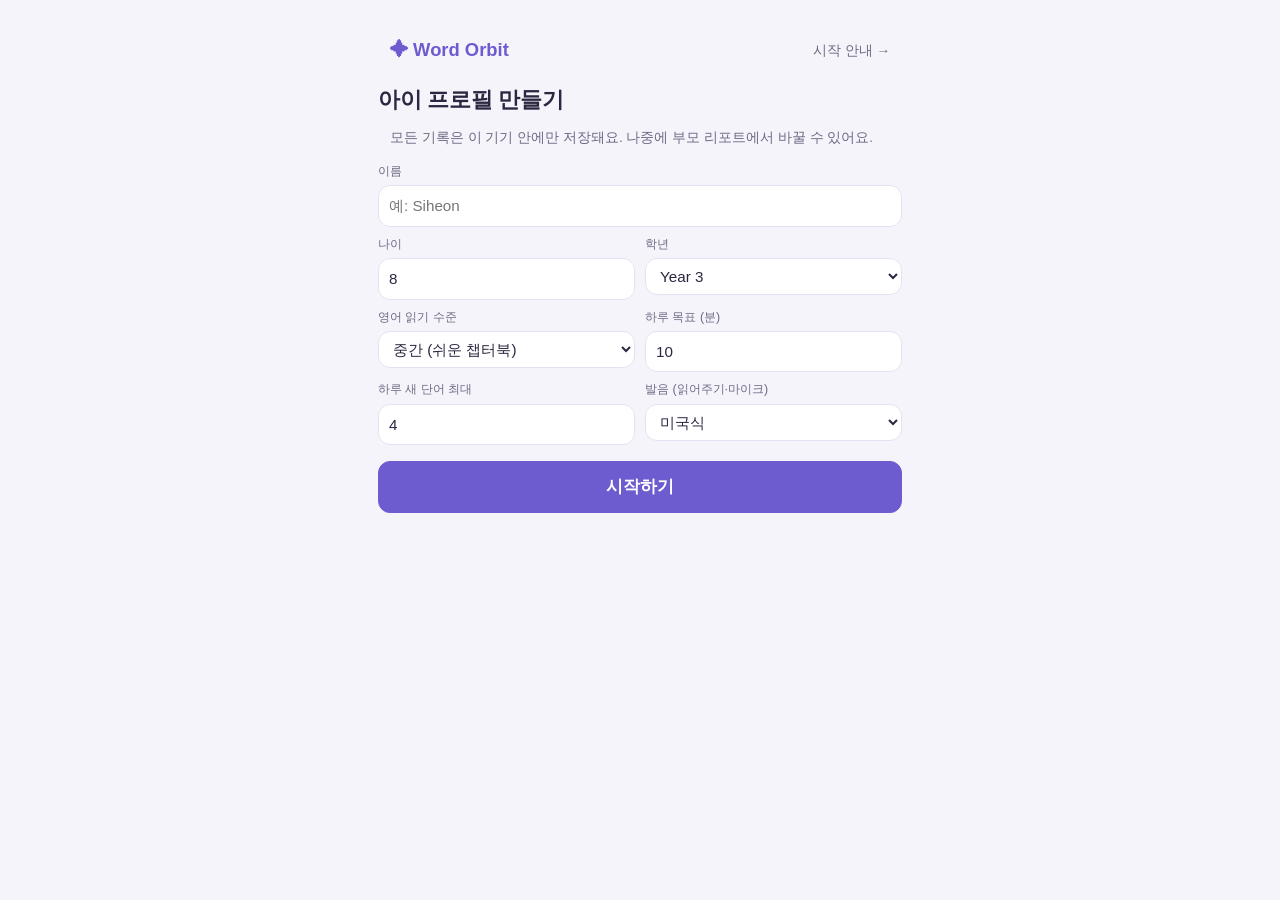
<file: index.html>
<!doctype html>
<html lang="ko">
<head>
  <meta charset="utf-8">
  <meta name="viewport" content="width=device-width, initial-scale=1, maximum-scale=1, user-scalable=no, viewport-fit=cover">
  <title>Word Orbit · 나의 단어 우주</title>
  <meta name="description" content="책에서 만난 단어가 오래 남는 기억으로. 서버 없이 동작하는 아이 단어장.">
  <meta name="theme-color" content="#6d5bd0">
  <link rel="manifest" href="manifest.webmanifest">
  <link rel="icon" href="icons/icon.svg" type="image/svg+xml">
  <link rel="apple-touch-icon" href="icons/icon-192.png">
  <meta name="apple-mobile-web-app-capable" content="yes">
  <meta name="apple-mobile-web-app-status-bar-style" content="black-translucent">
  <meta name="mobile-web-app-capable" content="yes">
  <meta name="apple-mobile-web-app-title" content="Word Orbit">
  <link rel="stylesheet" href="css/app.css">
</head>
<body>
  <div id="app"><div class="onboard"><div class="brand big">✦ Word Orbit</div><p class="muted">나의 단어 우주를 여는 중…</p></div></div>
  <div id="dialog" hidden></div>
  <div id="toasts"></div>
  <script>
    // 시작 중 문제가 생기면 화면에 원인을 보여줍니다 (개발자 도구 없이도 확인 가능)
    window.__woShowError = function (msg) {
      var el = document.getElementById('app');
      el.innerHTML = '<div class="onboard"><div class="brand big">✦ Word Orbit</div><h2>앱을 여는 중 문제가 생겼어요</h2><p class="info-line" style="word-break:break-all">' + String(msg).replace(/</g, '&lt;') + '</p><p class="muted small">인터넷 연결을 확인하고 앱을 완전히 닫았다가 다시 열어 보세요. 계속되면 이 화면을 캡처해서 앱을 알려준 분께 보내주세요.</p></div>';
    };
    // 앱이 열리기 전(부팅 중) 오류만 화면에 보여줍니다. 열린 뒤의 오류는 콘솔에만 남기고 화면은 유지합니다.
    window.addEventListener('error', function (e) { if (window.__woBooted) { console.warn('[wo]', e.message); return; } if (e.message === 'Script error.' && !e.filename) return; window.__woShowError((e.message || e.type) + (e.filename ? ' @ ' + e.filename.split('/').pop() + ':' + e.lineno : '')); });
    window.addEventListener('unhandledrejection', function (e) { if (window.__woBooted) { console.warn('[wo]', e.reason); return; } window.__woShowError(e.reason && e.reason.message ? e.reason.message : e.reason); });
    window.__woBootTimer = setTimeout(function () { if (!window.__woBooted) window.__woShowError('10초 안에 앱이 열리지 않았어요. 인터넷이 느리거나 브라우저가 옛 파일을 들고 있을 수 있어요.'); }, 10000);
  </script>
  <script type="module" src="js/app.js?v=10"></script>
</body>
</html>
</file>
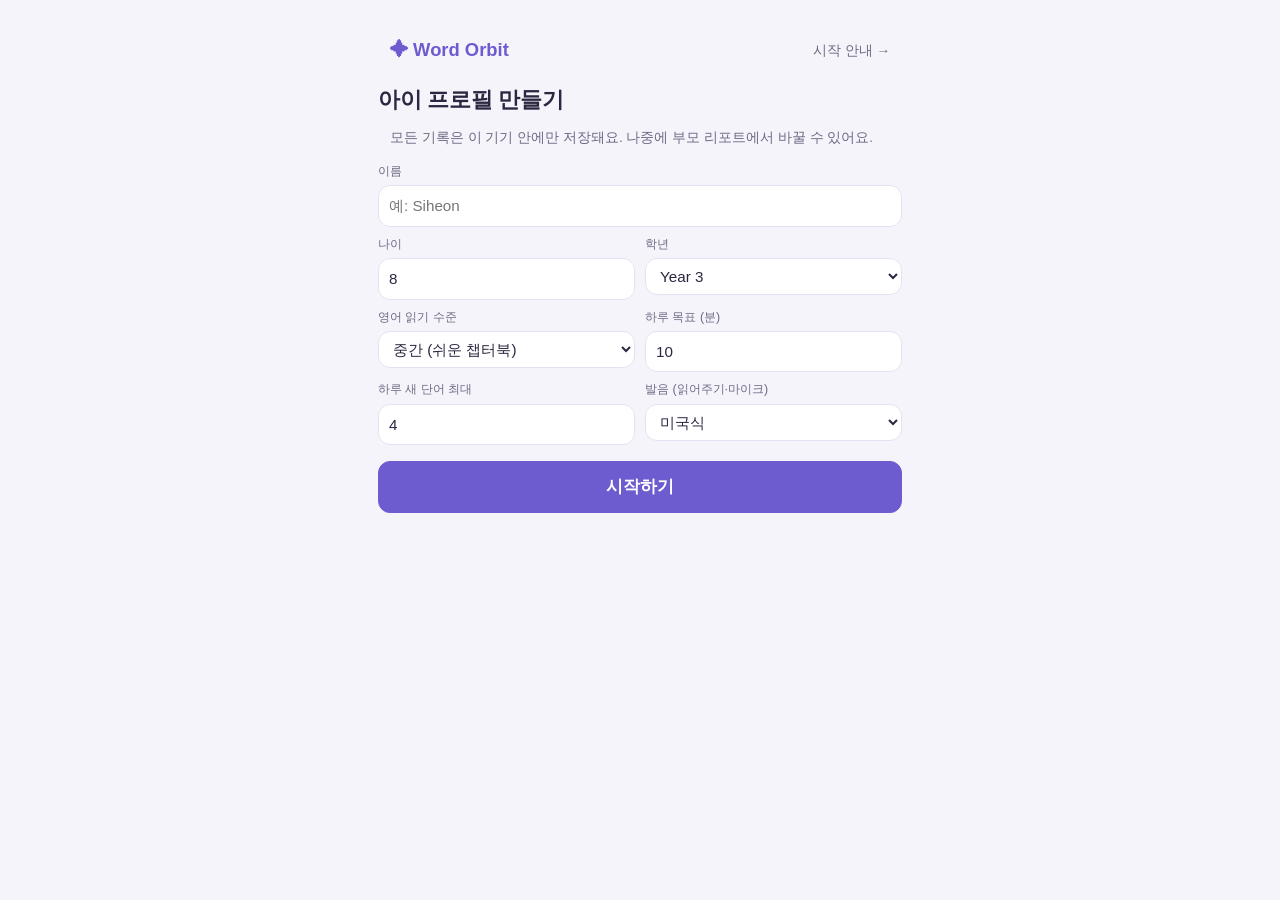
<file: word-orbit/index.html>
<!doctype html>
<html lang="ko">
<head>
  <meta charset="utf-8">
  <meta name="viewport" content="width=device-width, initial-scale=1, maximum-scale=1, user-scalable=no, viewport-fit=cover">
  <title>Word Orbit · 나의 단어 우주</title>
  <meta name="description" content="책에서 만난 단어가 오래 남는 기억으로. 서버 없이 동작하는 아이 단어장.">
  <meta name="theme-color" content="#6d5bd0">
  <link rel="manifest" href="manifest.webmanifest">
  <link rel="icon" href="icons/icon.svg" type="image/svg+xml">
  <link rel="apple-touch-icon" href="icons/icon-192.png">
  <meta name="apple-mobile-web-app-capable" content="yes">
  <meta name="apple-mobile-web-app-status-bar-style" content="black-translucent">
  <meta name="mobile-web-app-capable" content="yes">
  <meta name="apple-mobile-web-app-title" content="Word Orbit">
  <link rel="stylesheet" href="css/app.css">
</head>
<body>
  <div id="app"><div class="onboard"><div class="brand big">✦ Word Orbit</div><p class="muted">나의 단어 우주를 여는 중…</p></div></div>
  <div id="dialog" hidden></div>
  <div id="toasts"></div>
  <script>
    // 시작 중 문제가 생기면 화면에 원인을 보여줍니다 (개발자 도구 없이도 확인 가능)
    window.__woShowError = function (msg) {
      var el = document.getElementById('app');
      el.innerHTML = '<div class="onboard"><div class="brand big">✦ Word Orbit</div><h2>앱을 여는 중 문제가 생겼어요</h2><p class="info-line" style="word-break:break-all">' + String(msg).replace(/</g, '&lt;') + '</p><p class="muted small">인터넷 연결을 확인하고 앱을 완전히 닫았다가 다시 열어 보세요. 계속되면 이 화면을 캡처해서 앱을 알려준 분께 보내주세요.</p></div>';
    };
    // 앱이 열리기 전(부팅 중) 오류만 화면에 보여줍니다. 열린 뒤의 오류는 콘솔에만 남기고 화면은 유지합니다.
    window.addEventListener('error', function (e) { if (window.__woBooted) { console.warn('[wo]', e.message); return; } if (e.message === 'Script error.' && !e.filename) return; window.__woShowError((e.message || e.type) + (e.filename ? ' @ ' + e.filename.split('/').pop() + ':' + e.lineno : '')); });
    window.addEventListener('unhandledrejection', function (e) { if (window.__woBooted) { console.warn('[wo]', e.reason); return; } window.__woShowError(e.reason && e.reason.message ? e.reason.message : e.reason); });
    window.__woBootTimer = setTimeout(function () { if (!window.__woBooted) window.__woShowError('10초 안에 앱이 열리지 않았어요. 인터넷이 느리거나 브라우저가 옛 파일을 들고 있을 수 있어요.'); }, 10000);
  </script>
  <script type="module" src="js/app.js?v=8"></script>
</body>
</html>
</file>
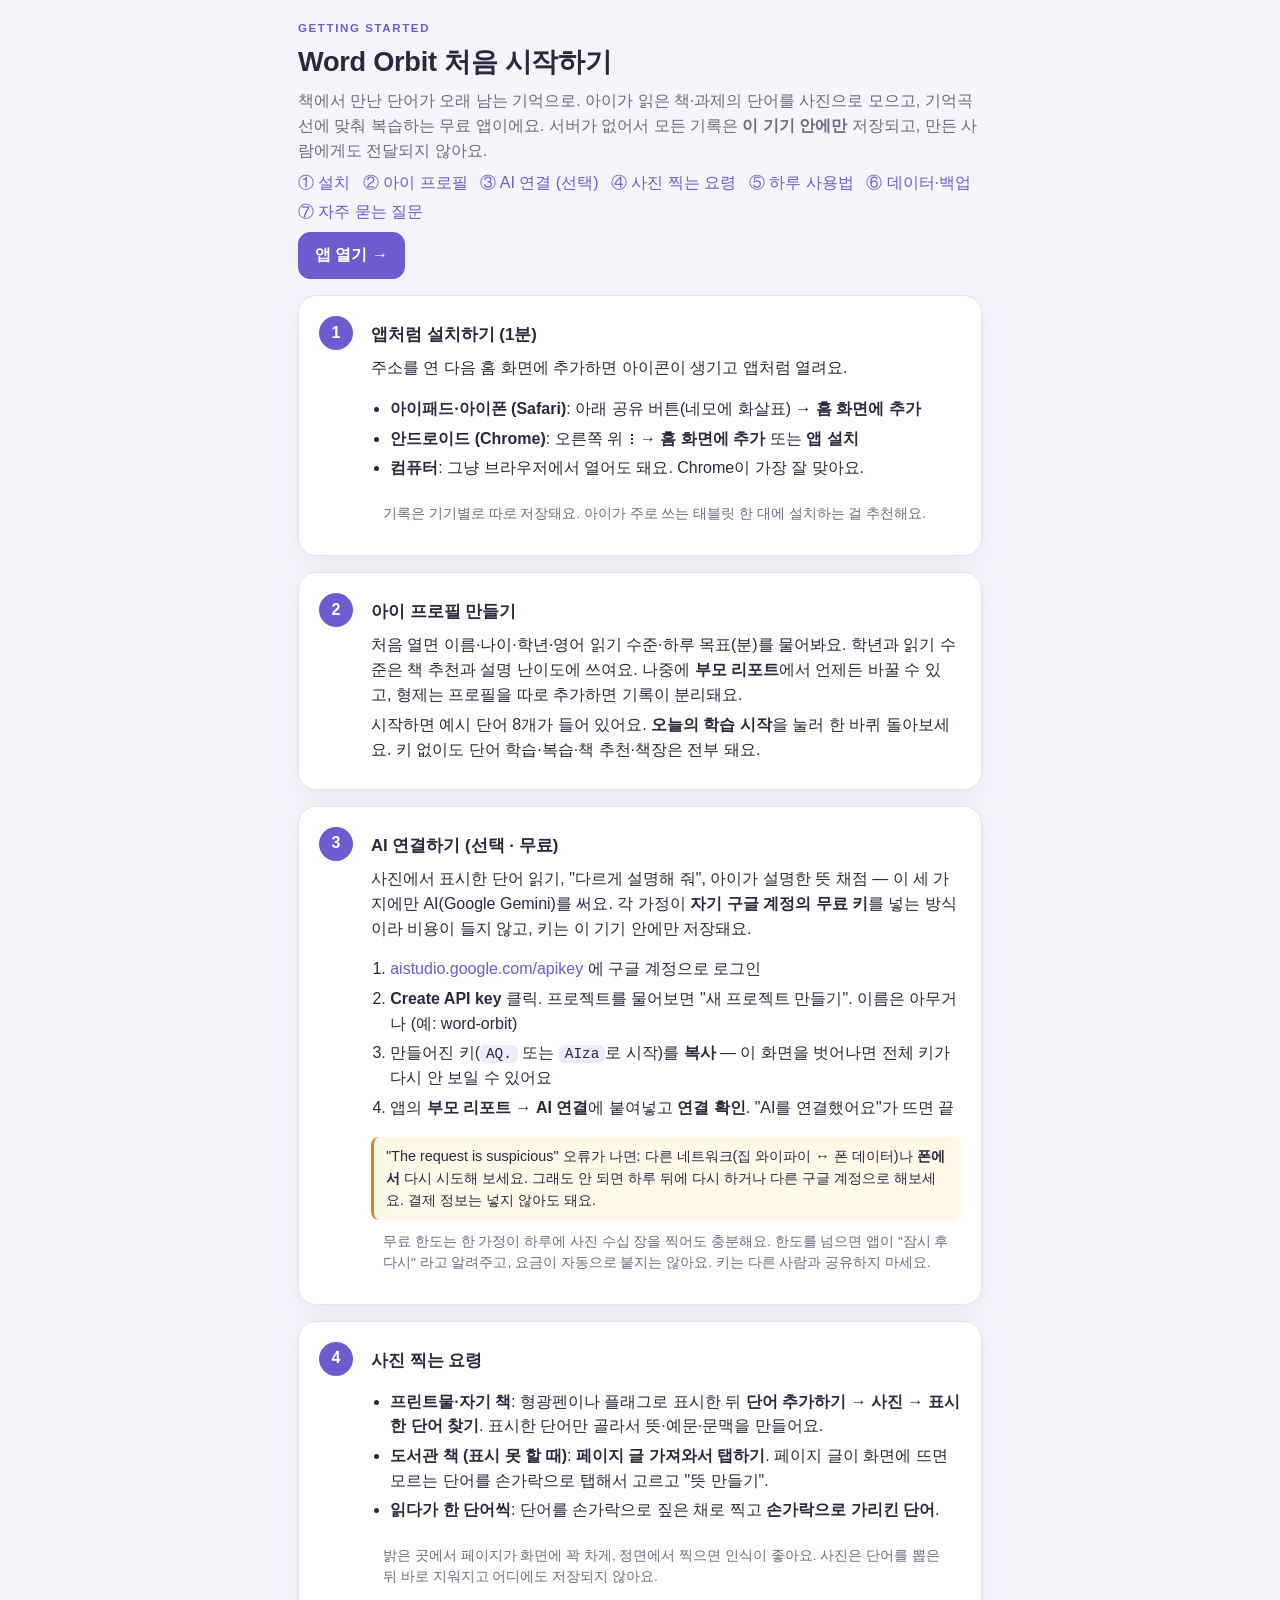
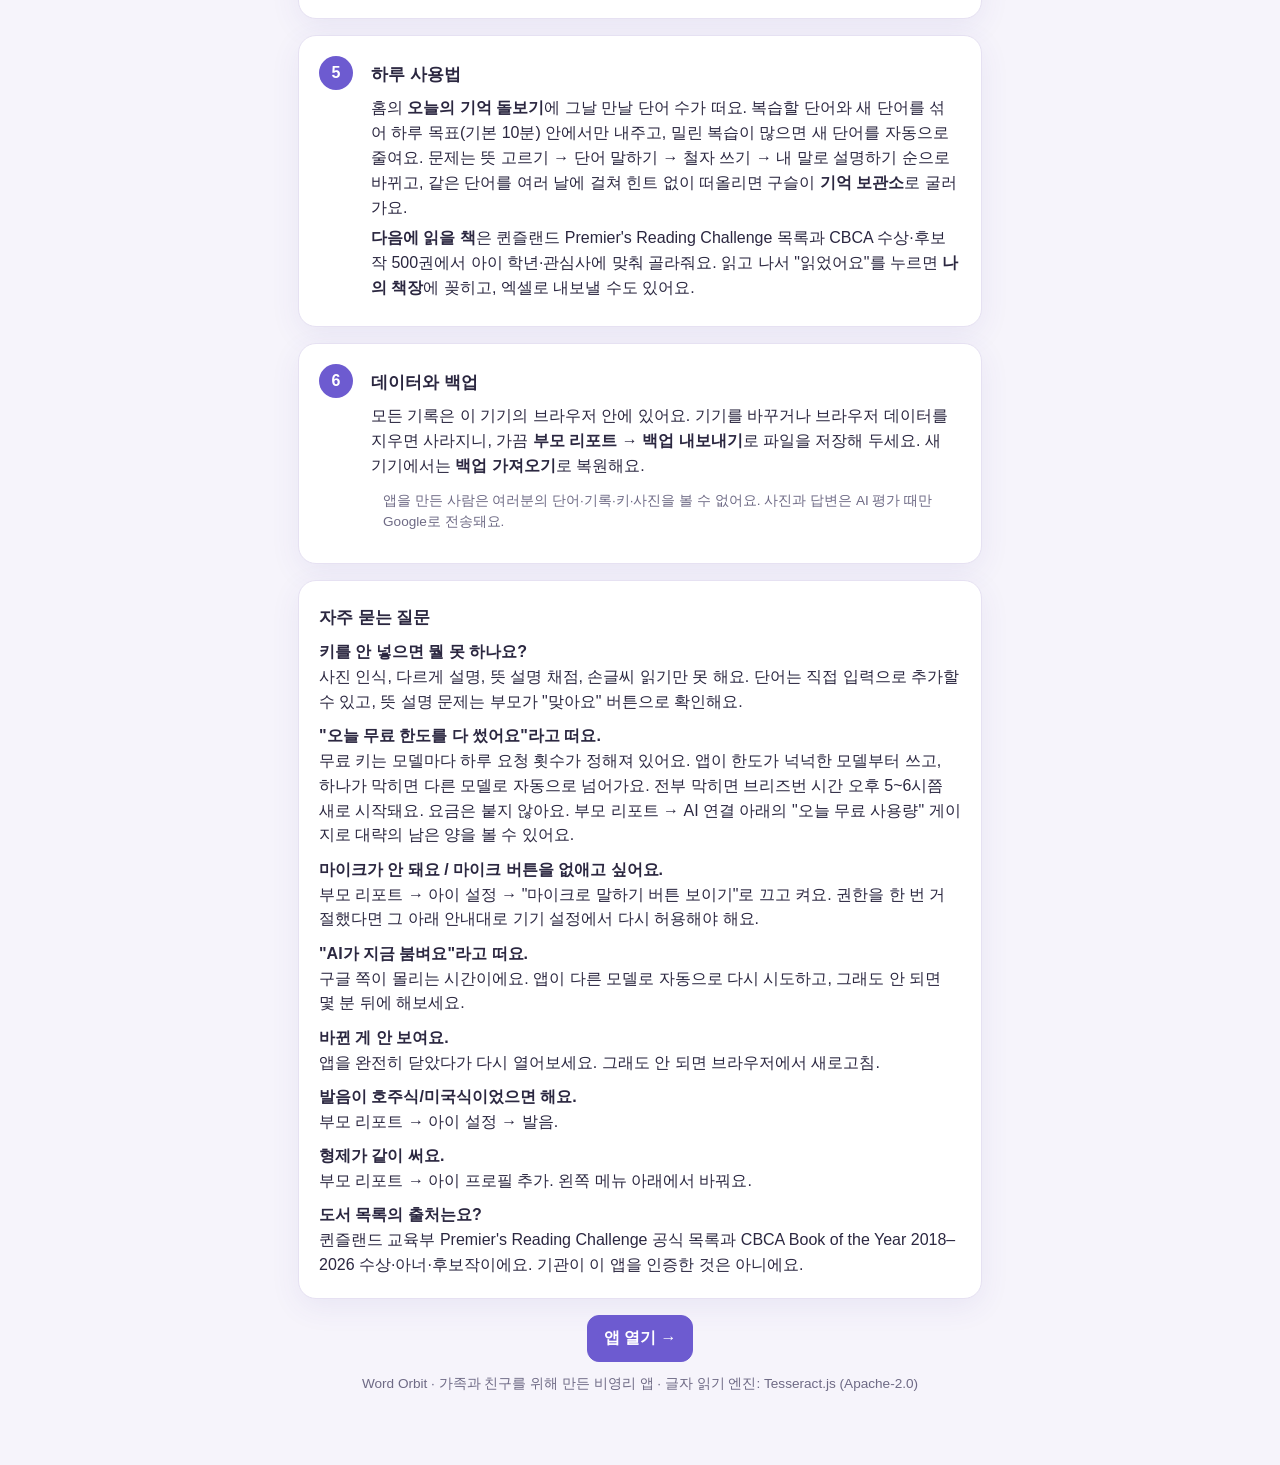
<file: guide.html>
<!doctype html>
<html lang="ko">
<head>
  <meta charset="utf-8">
  <meta name="viewport" content="width=device-width, initial-scale=1, maximum-scale=1, viewport-fit=cover">
  <title>Word Orbit · 처음 시작하기</title>
  <link rel="icon" href="icons/icon.svg" type="image/svg+xml">
  <link rel="stylesheet" href="css/app.css">
  <style>
    body { padding: 0; }
    .wrap { max-width: 720px; margin: 0 auto; padding: calc(20px + env(safe-area-inset-top, 0px)) 18px 60px; }
    .step { display: grid; grid-template-columns: 40px 1fr; gap: 12px; align-items: start; }
    .num { width: 34px; height: 34px; border-radius: 50%; background: var(--accent); color: #fff; display: grid; place-items: center; font-weight: 700; }
    .step h3 { margin-top: 6px; }
    ol, ul { padding-left: 1.2em; } li { margin: .3em 0; }
    code { background: var(--soft); padding: 1px 6px; border-radius: 6px; font-size: .9em; }
    .qa b { display: block; margin-top: .6em; }
    .toc a { display: inline-block; margin: 2px 8px 2px 0; }
  </style>
</head>
<body>
<div class="wrap">
  <p class="eyebrow">GETTING STARTED</p>
  <h1>Word Orbit 처음 시작하기</h1>
  <p class="muted">책에서 만난 단어가 오래 남는 기억으로. 아이가 읽은 책·과제의 단어를 사진으로 모으고, 기억곡선에 맞춰 복습하는 무료 앱이에요. 서버가 없어서 모든 기록은 <b>이 기기 안에만</b> 저장되고, 만든 사람에게도 전달되지 않아요.</p>
  <p class="toc"><a href="#install">① 설치</a> <a href="#profile">② 아이 프로필</a> <a href="#key">③ AI 연결 (선택)</a> <a href="#photo">④ 사진 찍는 요령</a> <a href="#daily">⑤ 하루 사용법</a> <a href="#data">⑥ 데이터·백업</a> <a href="#faq">⑦ 자주 묻는 질문</a></p>
  <p><a class="btn primary" href="./">앱 열기 →</a></p>

  <section class="panel step" id="install"><div class="num">1</div><div>
    <h3>앱처럼 설치하기 (1분)</h3>
    <p>주소를 연 다음 홈 화면에 추가하면 아이콘이 생기고 앱처럼 열려요.</p>
    <ul>
      <li><b>아이패드·아이폰 (Safari)</b>: 아래 공유 버튼(네모에 화살표) → <b>홈 화면에 추가</b></li>
      <li><b>안드로이드 (Chrome)</b>: 오른쪽 위 ⋮ → <b>홈 화면에 추가</b> 또는 <b>앱 설치</b></li>
      <li><b>컴퓨터</b>: 그냥 브라우저에서 열어도 돼요. Chrome이 가장 잘 맞아요.</li>
    </ul>
    <p class="muted small">기록은 기기별로 따로 저장돼요. 아이가 주로 쓰는 태블릿 한 대에 설치하는 걸 추천해요.</p>
  </div></section>

  <section class="panel step" id="profile"><div class="num">2</div><div>
    <h3>아이 프로필 만들기</h3>
    <p>처음 열면 이름·나이·학년·영어 읽기 수준·하루 목표(분)를 물어봐요. 학년과 읽기 수준은 책 추천과 설명 난이도에 쓰여요. 나중에 <b>부모 리포트</b>에서 언제든 바꿀 수 있고, 형제는 프로필을 따로 추가하면 기록이 분리돼요.</p>
    <p>시작하면 예시 단어 8개가 들어 있어요. <b>오늘의 학습 시작</b>을 눌러 한 바퀴 돌아보세요. 키 없이도 단어 학습·복습·책 추천·책장은 전부 돼요.</p>
  </div></section>

  <section class="panel step" id="key"><div class="num">3</div><div>
    <h3>AI 연결하기 (선택 · 무료)</h3>
    <p>사진에서 표시한 단어 읽기, "다르게 설명해 줘", 아이가 설명한 뜻 채점 — 이 세 가지에만 AI(Google Gemini)를 써요. 각 가정이 <b>자기 구글 계정의 무료 키</b>를 넣는 방식이라 비용이 들지 않고, 키는 이 기기 안에만 저장돼요.</p>
    <ol>
      <li><a href="https://aistudio.google.com/apikey" target="_blank" rel="noopener">aistudio.google.com/apikey</a> 에 구글 계정으로 로그인</li>
      <li><b>Create API key</b> 클릭. 프로젝트를 물어보면 "새 프로젝트 만들기". 이름은 아무거나 (예: word-orbit)</li>
      <li>만들어진 키(<code>AQ.</code> 또는 <code>AIza</code>로 시작)를 <b>복사</b> — 이 화면을 벗어나면 전체 키가 다시 안 보일 수 있어요</li>
      <li>앱의 <b>부모 리포트 → AI 연결</b>에 붙여넣고 <b>연결 확인</b>. "AI를 연결했어요"가 뜨면 끝</li>
    </ol>
    <p class="info-line">"The request is suspicious" 오류가 나면: 다른 네트워크(집 와이파이 ↔ 폰 데이터)나 <b>폰에서</b> 다시 시도해 보세요. 그래도 안 되면 하루 뒤에 다시 하거나 다른 구글 계정으로 해보세요. 결제 정보는 넣지 않아도 돼요.</p>
    <p class="muted small">무료 한도는 한 가정이 하루에 사진 수십 장을 찍어도 충분해요. 한도를 넘으면 앱이 "잠시 후 다시" 라고 알려주고, 요금이 자동으로 붙지는 않아요. 키는 다른 사람과 공유하지 마세요.</p>
  </div></section>

  <section class="panel step" id="photo"><div class="num">4</div><div>
    <h3>사진 찍는 요령</h3>
    <ul>
      <li><b>프린트물·자기 책</b>: 형광펜이나 플래그로 표시한 뒤 <b>단어 추가하기 → 사진 → 표시한 단어 찾기</b>. 표시한 단어만 골라서 뜻·예문·문맥을 만들어요.</li>
      <li><b>도서관 책 (표시 못 할 때)</b>: <b>페이지 글 가져와서 탭하기</b>. 페이지 글이 화면에 뜨면 모르는 단어를 손가락으로 탭해서 고르고 "뜻 만들기".</li>
      <li><b>읽다가 한 단어씩</b>: 단어를 손가락으로 짚은 채로 찍고 <b>손가락으로 가리킨 단어</b>.</li>
    </ul>
    <p class="muted small">밝은 곳에서 페이지가 화면에 꽉 차게, 정면에서 찍으면 인식이 좋아요. 사진은 단어를 뽑은 뒤 바로 지워지고 어디에도 저장되지 않아요.</p>
  </div></section>

  <section class="panel step" id="daily"><div class="num">5</div><div>
    <h3>하루 사용법</h3>
    <p>홈의 <b>오늘의 기억 돌보기</b>에 그날 만날 단어 수가 떠요. 복습할 단어와 새 단어를 섞어 하루 목표(기본 10분) 안에서만 내주고, 밀린 복습이 많으면 새 단어를 자동으로 줄여요. 문제는 뜻 고르기 → 단어 말하기 → 철자 쓰기 → 내 말로 설명하기 순으로 바뀌고, 같은 단어를 여러 날에 걸쳐 힌트 없이 떠올리면 구슬이 <b>기억 보관소</b>로 굴러가요.</p>
    <p><b>다음에 읽을 책</b>은 퀸즐랜드 Premier's Reading Challenge 목록과 CBCA 수상·후보작 500권에서 아이 학년·관심사에 맞춰 골라줘요. 읽고 나서 "읽었어요"를 누르면 <b>나의 책장</b>에 꽂히고, 엑셀로 내보낼 수도 있어요.</p>
  </div></section>

  <section class="panel step" id="data"><div class="num">6</div><div>
    <h3>데이터와 백업</h3>
    <p>모든 기록은 이 기기의 브라우저 안에 있어요. 기기를 바꾸거나 브라우저 데이터를 지우면 사라지니, 가끔 <b>부모 리포트 → 백업 내보내기</b>로 파일을 저장해 두세요. 새 기기에서는 <b>백업 가져오기</b>로 복원해요.</p>
    <p class="muted small">앱을 만든 사람은 여러분의 단어·기록·키·사진을 볼 수 없어요. 사진과 답변은 AI 평가 때만 Google로 전송돼요.</p>
  </div></section>

  <section class="panel qa" id="faq">
    <h3>자주 묻는 질문</h3>
    <b>키를 안 넣으면 뭘 못 하나요?</b> 사진 인식, 다르게 설명, 뜻 설명 채점, 손글씨 읽기만 못 해요. 단어는 직접 입력으로 추가할 수 있고, 뜻 설명 문제는 부모가 "맞아요" 버튼으로 확인해요.
    <b>"오늘 무료 한도를 다 썼어요"라고 떠요.</b> 무료 키는 모델마다 하루 요청 횟수가 정해져 있어요. 앱이 한도가 넉넉한 모델부터 쓰고, 하나가 막히면 다른 모델로 자동으로 넘어가요. 전부 막히면 브리즈번 시간 오후 5~6시쯤 새로 시작돼요. 요금은 붙지 않아요. 부모 리포트 → AI 연결 아래의 "오늘 무료 사용량" 게이지로 대략의 남은 양을 볼 수 있어요.
    <b>마이크가 안 돼요 / 마이크 버튼을 없애고 싶어요.</b> 부모 리포트 → 아이 설정 → "마이크로 말하기 버튼 보이기"로 끄고 켜요. 권한을 한 번 거절했다면 그 아래 안내대로 기기 설정에서 다시 허용해야 해요.
    <b>"AI가 지금 붐벼요"라고 떠요.</b> 구글 쪽이 몰리는 시간이에요. 앱이 다른 모델로 자동으로 다시 시도하고, 그래도 안 되면 몇 분 뒤에 해보세요.
    <b>바뀐 게 안 보여요.</b> 앱을 완전히 닫았다가 다시 열어보세요. 그래도 안 되면 브라우저에서 새로고침.
    <b>발음이 호주식/미국식이었으면 해요.</b> 부모 리포트 → 아이 설정 → 발음.
    <b>형제가 같이 써요.</b> 부모 리포트 → 아이 프로필 추가. 왼쪽 메뉴 아래에서 바꿔요.
    <b>도서 목록의 출처는요?</b> 퀸즐랜드 교육부 Premier's Reading Challenge 공식 목록과 CBCA Book of the Year 2018–2026 수상·아너·후보작이에요. 기관이 이 앱을 인증한 것은 아니에요.
  </section>

  <p class="center"><a class="btn primary" href="./">앱 열기 →</a></p>
  <p class="muted small center">Word Orbit · 가족과 친구를 위해 만든 비영리 앱 · 글자 읽기 엔진: Tesseract.js (Apache-2.0)</p>
</div>
</body>
</html>
</file>
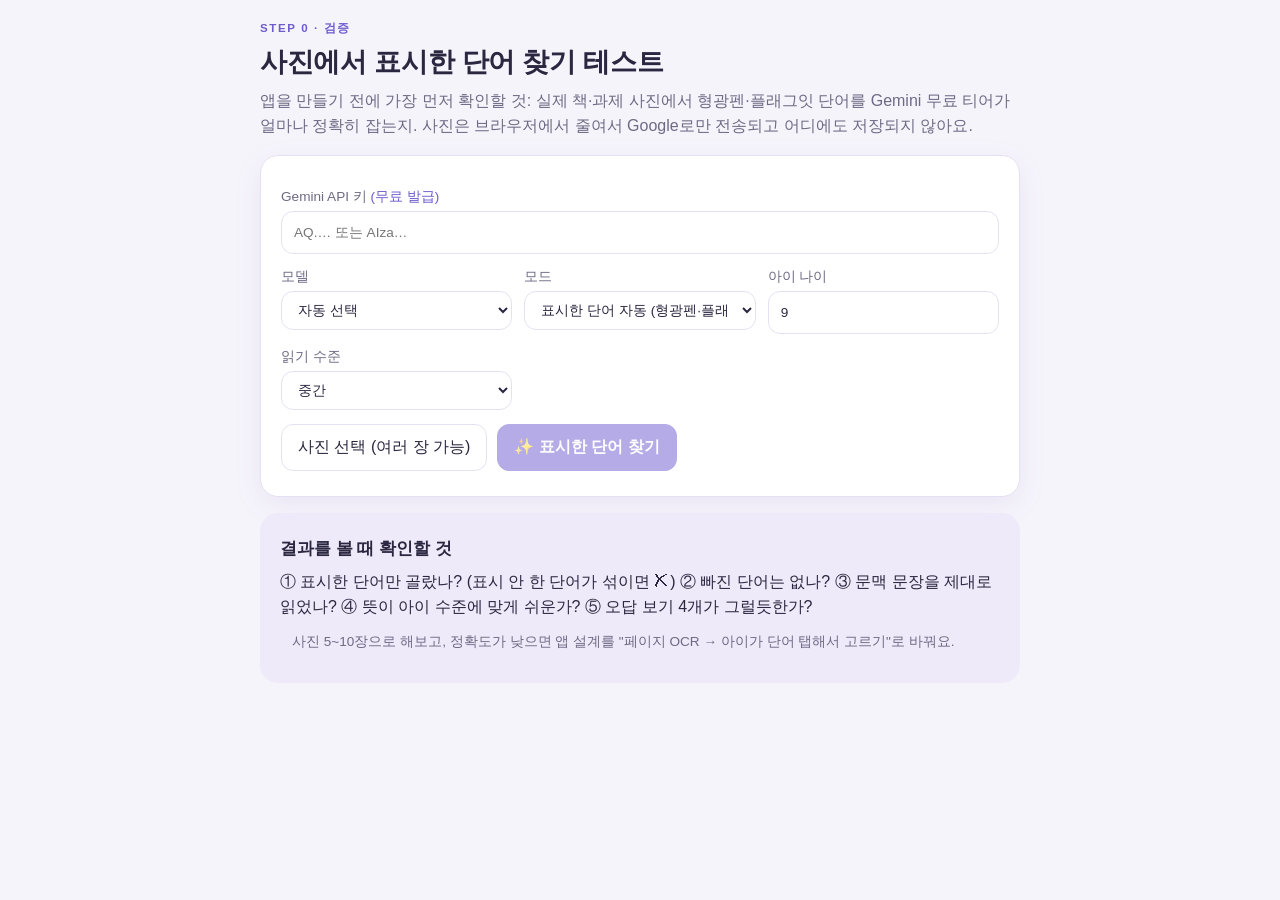
<file: photo-test.html>
<!doctype html>
<html lang="ko">
<head>
  <meta charset="utf-8">
  <meta name="viewport" content="width=device-width, initial-scale=1, maximum-scale=1">
  <title>Word Orbit · 사진 추출 테스트</title>
  <link rel="stylesheet" href="css/app.css">
  <style>
    body { padding: 20px; } .wrap { max-width: 760px; margin: 0 auto; }
    table { width: 100%; border-collapse: collapse; font-size: .9rem; } td, th { border-top: 1px solid var(--line); padding: 6px 8px; text-align: left; vertical-align: top; }
    pre { background: var(--soft); padding: 10px; border-radius: 10px; overflow: auto; font-size: .8rem; max-height: 300px; }
    .log { font-size: .85rem; color: var(--muted); }
  </style>
</head>
<body>
<div class="wrap">
  <p class="eyebrow">STEP 0 · 검증</p>
  <h1>사진에서 표시한 단어 찾기 테스트</h1>
  <p class="muted">앱을 만들기 전에 가장 먼저 확인할 것: 실제 책·과제 사진에서 형광펜·플래그잇 단어를 Gemini 무료 티어가 얼마나 정확히 잡는지. 사진은 브라우저에서 줄여서 Google로만 전송되고 어디에도 저장되지 않아요.</p>
  <section class="panel">
    <div class="form-grid">
      <label class="wide">Gemini API 키 <a href="https://aistudio.google.com/apikey" target="_blank" rel="noopener">(무료 발급)</a><input id="key" type="password" placeholder="AQ.… 또는 AIza…"></label>
      <label>모델<select id="model"></select></label>
      <label>모드<select id="mode"><option value="auto">표시한 단어 자동 (형광펜·플래그)</option><option value="point">손가락으로 가리킨 단어</option><option value="page">페이지 본문만 (탭용 · 기기 안 OCR)</option></select></label>
      <label>아이 나이<input id="age" type="number" value="9"></label>
      <label>읽기 수준<select id="level"><option value="beginner">기초</option><option value="intermediate" selected>중간</option><option value="advanced">능숙</option></select></label>
    </div>
    <div class="button-row">
      <label class="btn ghost">사진 선택 (여러 장 가능) <input id="files" type="file" accept="image/*" multiple hidden></label>
      <button class="primary" id="run" disabled>✨ 표시한 단어 찾기</button>
    </div>
    <p class="log" id="log"></p>
  </section>
  <div id="results"></div>
  <section class="panel soft">
    <h3>결과를 볼 때 확인할 것</h3>
    <p>① 표시한 단어만 골랐나? (표시 안 한 단어가 섞이면 ✗) ② 빠진 단어는 없나? ③ 문맥 문장을 제대로 읽었나? ④ 뜻이 아이 수준에 맞게 쉬운가? ⑤ 오답 보기 4개가 그럴듯한가?</p>
    <p class="muted small">사진 5~10장으로 해보고, 정확도가 낮으면 앱 설계를 "페이지 OCR → 아이가 단어 탭해서 고르기"로 바꿔요.</p>
  </section>
</div>
<script type="module">
  import * as ai from './js/ai.js?v=10';
  import { pageSentences } from './js/ocr.js?v=10';
  const $ = s => document.querySelector(s);
  ai.onProgressChange(m => { $('#log').textContent = ($('#log').dataset.base || '') + ' · ' + m; });
  const fillModels = (names) => { $('#model').innerHTML = `<option value="">자동 선택</option>` + names.map(m => `<option ${ai.getModel() === m ? 'selected' : ''}>${m}</option>`).join(''); };
  fillModels(ai.getModelList());
  $('#key').value = ai.getKey();
  $('#key').onchange = async () => { try { fillModels(await ai.listModels($('#key').value.trim())); $('#log').textContent = '모델 목록을 받아왔어요.'; } catch (e) { $('#log').textContent = e.message; } };
  let files = [];
  $('#files').onchange = e => { files = [...e.target.files]; $('#run').disabled = !files.length; $('#log').textContent = `${files.length}장 선택됨`; };
  $('#run').onclick = async () => {
    const key = $('#key').value.trim(); if (!key) return alert('API 키를 입력해 주세요.');
    ai.setKey(key);
    $('#run').disabled = true; $('#results').innerHTML = '';
    let model = $('#model').value;
    try { if (!model) { model = await ai.testConnection({ key, model: '' }); fillModels(ai.getModelList()); $('#model').value = model; } else ai.setModel(model); }
    catch (e) { $('#log').textContent = e.message; $('#run').disabled = false; return; }
    for (const [i, f] of files.entries()) {
      $('#log').dataset.base = `${i + 1}/${files.length} 읽는 중… (${f.name})`; $('#log').textContent = $('#log').dataset.base;
      const t0 = performance.now();
      const sec = document.createElement('section'); sec.className = 'panel'; $('#results').appendChild(sec);
      try {
        const img = await ai.fileToBase64(f);
        const r = $('#mode').value === 'page'
          ? { words: [], sentences: await pageSentences(f, m => { $('#log').textContent = ($('#log').dataset.base || '') + ' · ' + m; }), note: '기기 안 OCR(Tesseract)로 읽음 — AI 미사용' }
          : await ai.analyzePage({ key, model, imageBase64: img.base64, mime: img.mime, age: Number($('#age').value), level: $('#level').value, mode: $('#mode').value });
        const ms = Math.round(performance.now() - t0);
        sec.innerHTML = `<h3>${f.name} <span class="muted small">${ms} ms · 표시 단어 ${(r.words || []).length}개 · 본문 ${(r.sentences || []).length}문장</span></h3>
          <div class="row wrap" style="align-items:flex-start"><img src="${img.preview}" style="max-width:260px;border-radius:12px">
          <div style="flex:1;min-width:280px">${r.note ? `<p class="info-line">${r.note}</p>` : ''}
          ${(r.sentences || []).length ? `<p class="small">${(r.sentences || []).map(x => x.replace(/</g,'&lt;')).join(' ')}</p>` : ''}
          <table><tr><th>단어</th><th>뜻</th><th>문맥</th></tr>${(r.words || []).map(w => `<tr><td><b>${w.word}</b><br><span class="muted small">${w.korean || ''} · ${w.topic || ''}</span></td><td>${w.definition}<br><span class="muted small">${w.example || ''}</span></td><td class="muted small">${w.context || ''}</td></tr>`).join('')}</table></div></div>
          <details><summary class="muted small">원본 JSON</summary><pre>${JSON.stringify(r, null, 2).replace(/</g, '&lt;')}</pre></details>`;
      } catch (err) { sec.innerHTML = `<h3>${f.name}</h3><p class="info-line">${err.message}</p>`; }
    }
    $('#log').textContent = '완료'; $('#run').disabled = false;
  };
</script>
</body>
</html>
</file>
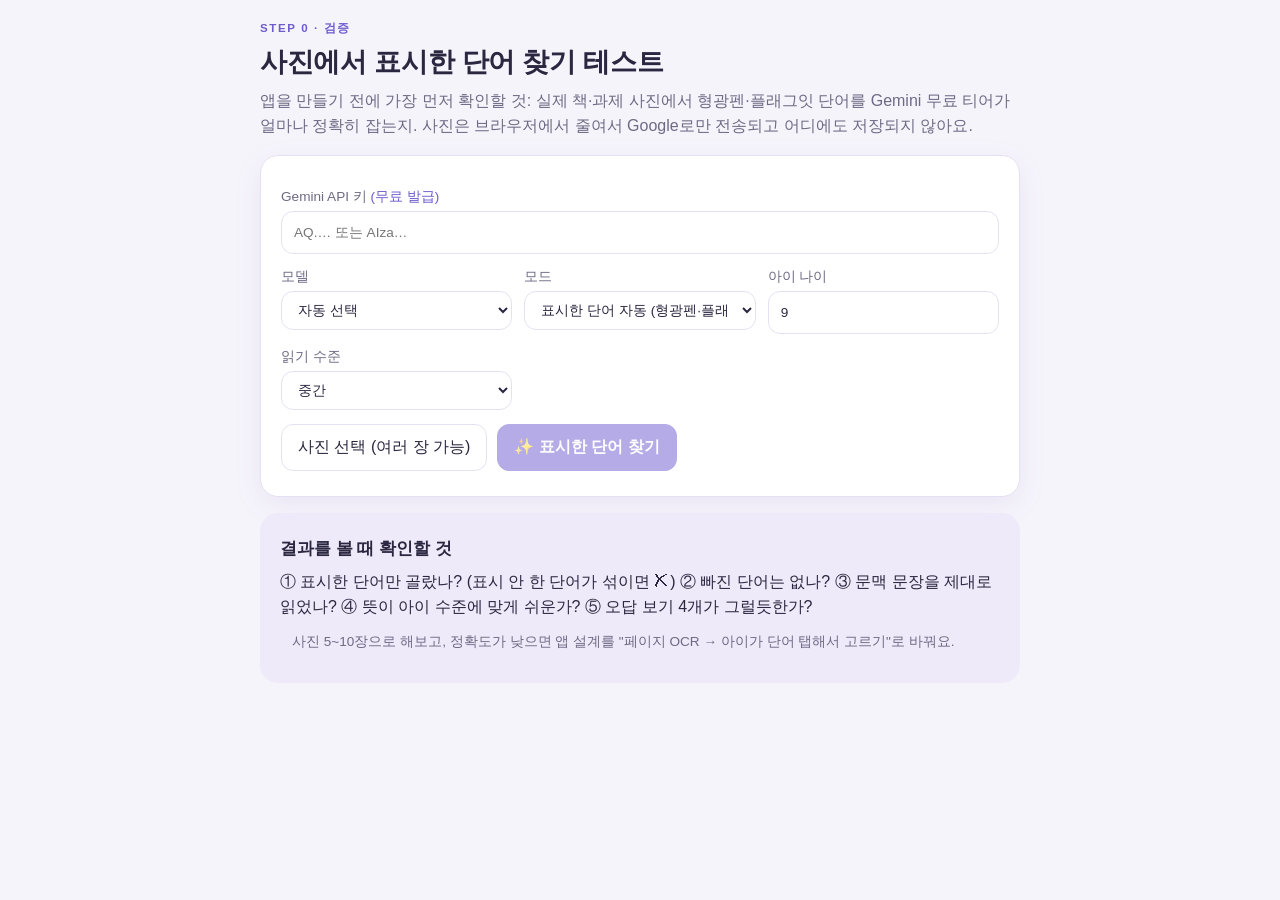
<file: word-orbit/photo-test.html>
<!doctype html>
<html lang="ko">
<head>
  <meta charset="utf-8">
  <meta name="viewport" content="width=device-width, initial-scale=1, maximum-scale=1">
  <title>Word Orbit · 사진 추출 테스트</title>
  <link rel="stylesheet" href="css/app.css">
  <style>
    body { padding: 20px; } .wrap { max-width: 760px; margin: 0 auto; }
    table { width: 100%; border-collapse: collapse; font-size: .9rem; } td, th { border-top: 1px solid var(--line); padding: 6px 8px; text-align: left; vertical-align: top; }
    pre { background: var(--soft); padding: 10px; border-radius: 10px; overflow: auto; font-size: .8rem; max-height: 300px; }
    .log { font-size: .85rem; color: var(--muted); }
  </style>
</head>
<body>
<div class="wrap">
  <p class="eyebrow">STEP 0 · 검증</p>
  <h1>사진에서 표시한 단어 찾기 테스트</h1>
  <p class="muted">앱을 만들기 전에 가장 먼저 확인할 것: 실제 책·과제 사진에서 형광펜·플래그잇 단어를 Gemini 무료 티어가 얼마나 정확히 잡는지. 사진은 브라우저에서 줄여서 Google로만 전송되고 어디에도 저장되지 않아요.</p>
  <section class="panel">
    <div class="form-grid">
      <label class="wide">Gemini API 키 <a href="https://aistudio.google.com/apikey" target="_blank" rel="noopener">(무료 발급)</a><input id="key" type="password" placeholder="AQ.… 또는 AIza…"></label>
      <label>모델<select id="model"></select></label>
      <label>모드<select id="mode"><option value="auto">표시한 단어 자동 (형광펜·플래그)</option><option value="point">손가락으로 가리킨 단어</option><option value="page">페이지 본문만 (탭용 · 기기 안 OCR)</option></select></label>
      <label>아이 나이<input id="age" type="number" value="9"></label>
      <label>읽기 수준<select id="level"><option value="beginner">기초</option><option value="intermediate" selected>중간</option><option value="advanced">능숙</option></select></label>
    </div>
    <div class="button-row">
      <label class="btn ghost">사진 선택 (여러 장 가능) <input id="files" type="file" accept="image/*" multiple hidden></label>
      <button class="primary" id="run" disabled>✨ 표시한 단어 찾기</button>
    </div>
    <p class="log" id="log"></p>
  </section>
  <div id="results"></div>
  <section class="panel soft">
    <h3>결과를 볼 때 확인할 것</h3>
    <p>① 표시한 단어만 골랐나? (표시 안 한 단어가 섞이면 ✗) ② 빠진 단어는 없나? ③ 문맥 문장을 제대로 읽었나? ④ 뜻이 아이 수준에 맞게 쉬운가? ⑤ 오답 보기 4개가 그럴듯한가?</p>
    <p class="muted small">사진 5~10장으로 해보고, 정확도가 낮으면 앱 설계를 "페이지 OCR → 아이가 단어 탭해서 고르기"로 바꿔요.</p>
  </section>
</div>
<script type="module">
  import * as ai from './js/ai.js?v=8';
  import { pageSentences } from './js/ocr.js?v=8';
  const $ = s => document.querySelector(s);
  ai.onProgressChange(m => { $('#log').textContent = ($('#log').dataset.base || '') + ' · ' + m; });
  const fillModels = (names) => { $('#model').innerHTML = `<option value="">자동 선택</option>` + names.map(m => `<option ${ai.getModel() === m ? 'selected' : ''}>${m}</option>`).join(''); };
  fillModels(ai.getModelList());
  $('#key').value = ai.getKey();
  $('#key').onchange = async () => { try { fillModels(await ai.listModels($('#key').value.trim())); $('#log').textContent = '모델 목록을 받아왔어요.'; } catch (e) { $('#log').textContent = e.message; } };
  let files = [];
  $('#files').onchange = e => { files = [...e.target.files]; $('#run').disabled = !files.length; $('#log').textContent = `${files.length}장 선택됨`; };
  $('#run').onclick = async () => {
    const key = $('#key').value.trim(); if (!key) return alert('API 키를 입력해 주세요.');
    ai.setKey(key);
    $('#run').disabled = true; $('#results').innerHTML = '';
    let model = $('#model').value;
    try { if (!model) { model = await ai.testConnection({ key, model: '' }); fillModels(ai.getModelList()); $('#model').value = model; } else ai.setModel(model); }
    catch (e) { $('#log').textContent = e.message; $('#run').disabled = false; return; }
    for (const [i, f] of files.entries()) {
      $('#log').dataset.base = `${i + 1}/${files.length} 읽는 중… (${f.name})`; $('#log').textContent = $('#log').dataset.base;
      const t0 = performance.now();
      const sec = document.createElement('section'); sec.className = 'panel'; $('#results').appendChild(sec);
      try {
        const img = await ai.fileToBase64(f);
        const r = $('#mode').value === 'page'
          ? { words: [], sentences: await pageSentences(f, m => { $('#log').textContent = ($('#log').dataset.base || '') + ' · ' + m; }), note: '기기 안 OCR(Tesseract)로 읽음 — AI 미사용' }
          : await ai.analyzePage({ key, model, imageBase64: img.base64, mime: img.mime, age: Number($('#age').value), level: $('#level').value, mode: $('#mode').value });
        const ms = Math.round(performance.now() - t0);
        sec.innerHTML = `<h3>${f.name} <span class="muted small">${ms} ms · 표시 단어 ${(r.words || []).length}개 · 본문 ${(r.sentences || []).length}문장</span></h3>
          <div class="row wrap" style="align-items:flex-start"><img src="${img.preview}" style="max-width:260px;border-radius:12px">
          <div style="flex:1;min-width:280px">${r.note ? `<p class="info-line">${r.note}</p>` : ''}
          ${(r.sentences || []).length ? `<p class="small">${(r.sentences || []).map(x => x.replace(/</g,'&lt;')).join(' ')}</p>` : ''}
          <table><tr><th>단어</th><th>뜻</th><th>문맥</th></tr>${(r.words || []).map(w => `<tr><td><b>${w.word}</b><br><span class="muted small">${w.korean || ''} · ${w.topic || ''}</span></td><td>${w.definition}<br><span class="muted small">${w.example || ''}</span></td><td class="muted small">${w.context || ''}</td></tr>`).join('')}</table></div></div>
          <details><summary class="muted small">원본 JSON</summary><pre>${JSON.stringify(r, null, 2).replace(/</g, '&lt;')}</pre></details>`;
      } catch (err) { sec.innerHTML = `<h3>${f.name}</h3><p class="info-line">${err.message}</p>`; }
    }
    $('#log').textContent = '완료'; $('#run').disabled = false;
  };
</script>
</body>
</html>
</file>
<file: css/app.css>
:root {
  --bg: #f6f4fb; --panel: #ffffff; --soft: #efeaf9; --ink: #2b2740; --muted: #6e6a85; --line: #e6e1f2;
  --accent: #6d5bd0; --accent-2: #b9a8ff; --ok: #2f9e6b; --warn: #d9822b; --danger: #c94f4f;
  --purple: #b9a8ff; --green: #a8d8b9; --orange: #f5cf9a; --blue: #a9cdef; --pink: #f3b7d0;
  --radius: 18px; --shadow: 0 8px 30px rgba(80, 60, 160, .08);
}
* { box-sizing: border-box; }
html { background: var(--bg); }
html, body { margin: 0; background: var(--bg); color: var(--ink); font: 16px/1.55 -apple-system, "Segoe UI", "Apple SD Gothic Neo", "Noto Sans KR", Roboto, sans-serif; -webkit-font-smoothing: antialiased; }
a { color: var(--accent); text-decoration: none; }
h1 { font-size: 1.7rem; margin: .1em 0 .2em; letter-spacing: -.01em; }
h2 { font-size: 1.3rem; margin: .2em 0; } h3 { font-size: 1.05rem; margin: .2em 0 .5em; }
p { margin: .35em 0; }
.muted { color: var(--muted); } .small { font-size: .85rem; } .center { text-align: center; }
.eyebrow { font-size: .72rem; letter-spacing: .14em; color: var(--accent); font-weight: 700; margin: 0 0 .3em; }
.spark { color: #e9b74a; }
em { font-style: normal; color: var(--accent); }

#app { display: flex; min-height: 100vh; }
.sidebar { width: 230px; background: var(--panel); border-right: 1px solid var(--line); padding: 20px 14px; display: flex; flex-direction: column; gap: 18px; position: sticky; top: 0; height: 100vh; }
.brand { font-weight: 800; color: var(--accent); font-size: 1.1rem; } .brand.big { font-size: 1.4rem; }
.sidebar nav { display: flex; flex-direction: column; gap: 4px; }
.sidebar nav a { display: flex; gap: 10px; align-items: center; padding: 10px 12px; border-radius: 12px; color: var(--ink); }
.sidebar nav a small { display: block; color: var(--muted); font-size: .72rem; }
.sidebar nav a.active, .sidebar nav a:hover { background: var(--soft); }
.sidebar nav .ic { width: 22px; text-align: center; color: var(--accent); }
.side-foot { margin-top: auto; } .side-foot label { display: block; font-size: .75rem; color: var(--muted); }
.side-foot select, .side-foot input { width: 100%; }
.scrim { display: none; }
main { flex: 1; min-width: 0; display: flex; flex-direction: column; }
.topbar { display: flex; align-items: center; gap: 12px; padding: calc(12px + env(safe-area-inset-top, 0px)) 18px 12px; background: var(--panel); border-bottom: 1px solid var(--line); position: sticky; top: 0; z-index: 5; }
.topbar-title { font-weight: 600; flex: 1; }
.avatar { width: 34px; height: 34px; border-radius: 50%; background: var(--orange); display: grid; place-items: center; font-weight: 700; }
.page { padding: 22px 20px 40px; max-width: 860px; width: 100%; margin: 0 auto; }
.app-footer { margin-top: auto; display: flex; justify-content: space-between; padding: 14px 20px; color: var(--muted); font-size: .8rem; }

.panel { background: var(--panel); border: 1px solid var(--line); border-radius: var(--radius); padding: 20px; margin: 16px 0; box-shadow: var(--shadow); }
.panel.soft { background: var(--soft); border: none; box-shadow: none; }
.panel.hero { background: linear-gradient(180deg, #f3effc, #fff); }
.hero-title { font-size: 1.9rem; line-height: 1.2; margin: 10px 0 4px; }
.row { display: flex; gap: 12px; align-items: center; } .between { justify-content: space-between; } .wrap { flex-wrap: wrap; }
.pill { display: inline-block; background: var(--soft); color: var(--accent); border-radius: 999px; padding: 4px 12px; font-size: .8rem; font-weight: 600; }
.text-link { background: none; border: none; color: var(--accent); cursor: pointer; font: inherit; padding: 0; }
.info-line { background: #fff7e8; border-left: 3px solid var(--warn); padding: 8px 12px; border-radius: 8px; font-size: .9rem; }

button, .btn { font: inherit; border-radius: 12px; border: 1px solid var(--line); background: var(--panel); color: var(--ink); padding: 10px 16px; cursor: pointer; display: inline-flex; align-items: center; gap: 6px; }
button:disabled { opacity: .5; cursor: default; }
.primary { background: var(--accent); color: #fff; border-color: var(--accent); font-weight: 600; }
.ghost { background: transparent; } .ghost.danger { color: var(--danger); }
.big { padding: 14px 22px; font-size: 1.05rem; width: 100%; justify-content: center; margin-top: 12px; }
.small { padding: 6px 12px; font-size: .85rem; }
.icon-btn { border: none; background: transparent; font-size: 1.2rem; padding: 4px 8px; cursor: pointer; }
.button-row { display: flex; gap: 10px; flex-wrap: wrap; margin-top: 14px; }
input, select, textarea { font: inherit; padding: 10px 12px; border: 1px solid var(--line); border-radius: 12px; background: #fff; color: var(--ink); width: 100%; }
label { display: block; font-size: .85rem; color: var(--muted); }
label input, label select { margin-top: 4px; }
.form-grid { display: grid; grid-template-columns: repeat(auto-fit, minmax(180px, 1fr)); gap: 12px; margin: 10px 0; }
.form-grid .wide { grid-column: 1 / -1; }
.chk { display: flex; align-items: center; gap: 8px; color: var(--ink); } .chk input { width: auto; margin: 0; }
.tabs { display: flex; gap: 6px; flex-wrap: wrap; margin: 12px 0 4px; }
.tab { border-radius: 999px; padding: 8px 14px; } .tab.active { background: var(--ink); color: #fff; border-color: var(--ink); }

/* orbs — 궤도 무대: 화면 폭에 비례해 줄어들고 위치는 타원 위 고정 비율 */
.orbit-stage { position: relative; width: 100%; aspect-ratio: 16 / 10; max-height: 300px; margin: 14px 0 6px; --orb: clamp(46px, 13vw, 66px); }
.orbit-stage.small { aspect-ratio: 16 / 6; max-height: 150px; --orb: clamp(40px, 11vw, 56px); }
.ring { position: absolute; border: 1px dashed #d9d2ef; border-radius: 50%; left: 50%; top: 50%; transform: translate(-50%, -50%); }
.r1 { width: 58%; height: 58%; } .r2 { width: 92%; height: 92%; }
.orbit-stage.small .r1, .orbit-stage.small .r2 { display: none; }
.orbit-pos { position: absolute; transform: translate(-50%, -50%); }
.p0 { left: 11%; top: 52%; } .p1 { left: 33%; top: 80%; } .p2 { left: 52%; top: 22%; } .p3 { left: 84%; top: 46%; } .p4 { left: 66%; top: 74%; }
.orbit-stage.small .p0 { left: 12%; top: 50%; } .orbit-stage.small .p1 { left: 31%; top: 50%; } .orbit-stage.small .p2 { left: 50%; top: 50%; } .orbit-stage.small .p3 { left: 69%; top: 50%; } .orbit-stage.small .p4 { left: 88%; top: 50%; }
.orb-wrap { background: none; border: none; padding: 0; display: flex; flex-direction: column; align-items: center; gap: 6px; cursor: pointer; }
.orb-wrap:disabled { cursor: default; }
.orb { width: var(--orb, 64px); height: var(--orb, 64px); border-radius: 50%; position: relative; display: block; box-shadow: inset -8px -10px 18px rgba(0,0,0,.12), inset 6px 8px 14px rgba(255,255,255,.7), 0 10px 20px rgba(80,60,160,.15); animation: float 5s ease-in-out infinite; }
.orb-wrap.small .orb { width: 44px; height: 44px; animation: none; }
.orbit-stage .orb-wrap.small .orb { width: var(--orb); height: var(--orb); }
.orb.purple { background: var(--purple); } .orb.green { background: var(--green); } .orb.orange { background: var(--orange); } .orb.blue { background: var(--blue); } .orb.pink { background: var(--pink); }
.orb.new { opacity: .75; filter: saturate(.6); } .orb.growing { opacity: .95; } .orb.mastered { box-shadow: inset -8px -10px 18px rgba(0,0,0,.12), inset 6px 8px 14px rgba(255,255,255,.8), 0 0 0 4px #fff, 0 0 0 6px var(--accent-2), 0 10px 22px rgba(80,60,160,.25); }
.orb .glint { position: absolute; left: 18%; top: 14%; width: 26%; height: 18%; background: rgba(255,255,255,.85); border-radius: 50%; transform: rotate(-25deg); }
.orb-label { background: #fff; border-radius: 999px; padding: 2px 9px; font-size: clamp(.68rem, 2.6vw, .8rem); box-shadow: var(--shadow); max-width: 30vw; overflow: hidden; text-overflow: ellipsis; white-space: nowrap; }
@keyframes float { 0%, 100% { transform: translateY(0); } 50% { transform: translateY(-6px); } }
.stage-counts { display: grid; grid-template-columns: repeat(3, 1fr); gap: 10px; margin-top: 14px; }
.stage-counts div { background: #fff; border: 1px solid var(--line); border-radius: 14px; padding: 10px; text-align: center; }
.stage-counts b { display: block; font-size: 1.25rem; } .stage-counts span { font-size: .78rem; color: var(--muted); }
.orb-grid { display: grid; grid-template-columns: repeat(auto-fill, minmax(170px, 1fr)); gap: 10px; margin-top: 12px; }
.orb-card { background: #fff; border: 1px solid var(--line); border-radius: 16px; padding: 10px 12px; display: grid; grid-template-columns: 44px 1fr; gap: 10px; align-items: center; cursor: pointer; min-height: 68px; }
.orb-card .orb-wrap.small { width: 44px; }
.orb-card-text, .orb-card > div { display: flex; flex-direction: column; min-width: 0; gap: 1px; }
.orb-card b { font-size: .98rem; line-height: 1.25; overflow: hidden; text-overflow: ellipsis; white-space: nowrap; }
.orb-card span, .orb-card small { font-size: .76rem; color: var(--muted); white-space: nowrap; overflow: hidden; text-overflow: ellipsis; }
.orb-card small { color: var(--accent); }
@media (max-width: 480px) { .orb-grid { grid-template-columns: 1fr 1fr; gap: 8px; } .orb-card { padding: 8px 10px; grid-template-columns: 40px 1fr; gap: 8px; } .orb-card b { font-size: .92rem; } }

/* mission */
.mission-grid { display: grid; grid-template-columns: repeat(auto-fit, minmax(140px, 1fr)); gap: 10px; margin: 12px 0; }
.mission-grid div { background: var(--soft); border-radius: 14px; padding: 10px 12px; display: flex; justify-content: space-between; align-items: center; }
.mission-grid span { font-size: .85rem; color: var(--muted); }
.bignum { text-align: center; } .bignum b { font-size: 2.4rem; line-height: 1; display: block; color: var(--accent); } .bignum span { font-size: .78rem; color: var(--muted); }
.three { display: grid; grid-template-columns: repeat(auto-fit, minmax(180px, 1fr)); gap: 12px; }
.three p { font-size: .88rem; color: var(--muted); }

/* study */
.study { max-width: 620px; margin: 16px auto; }
.word-title { font-size: 2.2rem; margin: .1em 0; }
.definition { font-size: 1.25rem; font-weight: 600; margin: 8px 0; }
.context { background: var(--soft); border-radius: 14px; padding: 12px 14px; margin: 12px 0; } .context p { margin: 4px 0 0; font-style: italic; }
.example { color: var(--muted); }
.options { display: grid; gap: 8px; margin: 14px 0; }
.option { justify-content: flex-start; text-align: left; padding: 12px 14px; }
.option span { background: var(--soft); color: var(--accent); border-radius: 8px; width: 26px; height: 26px; display: grid; place-items: center; font-weight: 700; font-size: .85rem; flex: none; }
.option.chosen { border-color: var(--accent); background: #f3effc; }
.free-answer { display: flex; flex-direction: column; gap: 8px; margin: 12px 0; }
.free-answer input { font-size: 1.3rem; letter-spacing: .06em; }
.letters { letter-spacing: .2em; font-family: monospace; }
.hint-box { background: #fff7e8; border-radius: 12px; padding: 10px 14px; margin: 8px 0; }
.feedback { border-radius: 14px; padding: 14px; margin-top: 14px; }
.feedback.success { background: #e8f7ef; } .feedback.retry { background: #fdeeee; }
.feedback .primary { margin-top: 8px; }

/* add */
.photo-box { background: var(--soft); border-radius: 14px; min-height: 160px; display: grid; place-items: center; color: var(--muted); overflow: hidden; margin: 10px 0; }
.photo-box img { max-width: 100%; max-height: 360px; display: block; }
.found { border-top: 1px solid var(--line); padding: 10px 0; display: grid; gap: 6px; } .found.off { opacity: .45; }
.found input[type=text], .found input:not([type]) { font-size: .95rem; }

/* books */
.chips { display: flex; gap: 6px; flex-wrap: wrap; margin-top: 8px; }
.chip { border-radius: 999px; padding: 6px 12px; font-size: .9rem; } .chip.on { background: var(--accent); color: #fff; border-color: var(--accent); }
.badges { display: flex; gap: 6px; flex-wrap: wrap; margin: 6px 0; }
.badge { font-size: .78rem; background: var(--soft); border-radius: 999px; padding: 3px 10px; } .badge.src { background: #e8f7ef; color: #1f6b47; font-weight: 600; }

/* parents */
.stat-grid { display: grid; grid-template-columns: repeat(auto-fit, minmax(140px, 1fr)); gap: 10px; }
.stat-grid div { background: var(--soft); border-radius: 14px; padding: 12px; } .stat-grid b { font-size: 1.5rem; display: block; } .stat-grid span { font-size: .78rem; color: var(--muted); }
.track-grid { display: grid; grid-template-columns: repeat(4, 1fr); gap: 6px; margin: 10px 0; }
.track-grid div { background: var(--soft); border-radius: 10px; padding: 8px; text-align: center; } .track-grid span { font-size: .72rem; color: var(--muted); display: block; }

/* onboarding, dialog, toast */
.onboard { max-width: 520px; margin: 40px auto; padding: 20px; }
#dialog[hidden] { display: none; }
#dialog { position: fixed; inset: 0; background: rgba(30,20,60,.35); display: grid; place-items: center; z-index: 20; padding: 16px; }
.dlg { background: #fff; border-radius: 20px; padding: 20px; width: min(560px, 100%); max-height: 90vh; overflow: auto; display: grid; gap: 8px; }
#toasts { position: fixed; bottom: 18px; left: 50%; transform: translateX(-50%); display: flex; flex-direction: column; align-items: center; gap: 8px; z-index: 30; width: max-content; max-width: 86vw; pointer-events: none; }
.toast { background: var(--ink); color: #fff; padding: 9px 14px; border-radius: 12px; opacity: 0; transform: translateY(8px); transition: .25s; font-size: .88rem; max-width: 86vw; text-align: center; line-height: 1.4; }
.toast.show { opacity: 1; transform: none; } .toast.success { background: var(--ok); } .toast.error { background: var(--danger); }

@media (max-width: 760px) {
  .sidebar { position: fixed; left: -240px; z-index: 15; transition: left .2s; box-shadow: 0 0 40px rgba(0,0,0,.2); }
  .sidebar.open { left: 0; }
  .scrim.show { display: block; position: fixed; inset: 0; background: rgba(0,0,0,.3); z-index: 10; }
  .page { padding: 10px 14px 32px; }
  .topbar { padding: calc(8px + env(safe-area-inset-top, 0px)) 14px 8px; }
  .hero-title { font-size: 1.5rem; } .word-title { font-size: 1.8rem; }
  .track-grid { grid-template-columns: repeat(2, 1fr); }
}
@media (max-width: 480px) {
  .page > .row.between:not(.compact) { flex-direction: column; align-items: flex-start; }
  .page > .row.between:not(.compact) .btn { align-self: stretch; justify-content: center; }
  .mission-grid { grid-template-columns: 1fr; }
}

/* 페이지 글 탭해서 고르기 */
.page-text { background: var(--soft); border-radius: 14px; padding: 12px 14px; max-height: 360px; overflow: auto; line-height: 1.9; font-size: 1.05rem; }
.page-text p { margin: 0 0 .3em; }
.tapword { cursor: pointer; border-radius: 6px; padding: 1px 3px; }
.tapword:hover { background: #fff; }
.tapword.on { background: var(--accent); color: #fff; }
.tapword.had { text-decoration: underline; text-decoration-color: var(--accent-2); text-underline-offset: 3px; }

/* 온보딩(첫 화면): 사이드바 없는 단독 화면 — 폰에서 위 여백·가로 넘침 방지 */
#app:has(> .onboard) { display: block; }
.onboard { width: 100%; max-width: 560px; margin: 0 auto; padding: calc(24px + env(safe-area-inset-top, 0px)) 18px 40px; }
.onboard .brand.big { margin-bottom: 8px; }
.onboard h1 { font-size: 1.6rem; }

/* 책 카드 */
.badge.prc { background: #eef3fb; color: #2b4f8a; }
.badge.burden-easy { background: #eef7ee; } .badge.burden-fit { background: #e8f7ef; color: #1f6b47; } .badge.burden-stretch { background: #fff3e0; color: #8a4b00; } .badge.burden-together { background: #fdeeee; color: #8a1f1f; }
.panel.book.award { border-color: #cfe7d8; }
.panel.book h2 { margin-bottom: 0; }

/* 나의 책장 */
.shelf-panel { background: linear-gradient(180deg, #fff, #fbf8f2); }
.shelf { position: relative; display: flex; align-items: flex-end; gap: 4px; flex-wrap: wrap; padding: 12px 10px 14px; min-height: 120px; }
.shelf-board { position: absolute; left: 0; right: 0; bottom: 0; height: 12px; background: linear-gradient(180deg, #c9a97a, #a8834f); border-radius: 3px; box-shadow: 0 6px 10px rgba(80,50,20,.18); }
.spine { position: relative; width: 34px; border: none; border-radius: 4px 4px 2px 2px; padding: 8px 0 22px; cursor: pointer; box-shadow: inset -4px 0 8px rgba(0,0,0,.12), inset 3px 0 6px rgba(255,255,255,.45), 0 2px 4px rgba(0,0,0,.15); display: flex; flex-direction: column; align-items: center; justify-content: flex-start; transition: transform .15s; margin-bottom: 12px; }
.spine:hover { transform: translateY(-6px); }
.spine-title { writing-mode: vertical-rl; text-orientation: mixed; font-size: .7rem; line-height: 1.1; font-weight: 600; color: #2b2740; max-height: 100%; overflow: hidden; text-overflow: ellipsis; white-space: nowrap; letter-spacing: .02em; }
.spine-mark { position: absolute; bottom: 6px; font-size: .7rem; color: #4a4470; }
.spine.new { animation: slideIn .6s cubic-bezier(.2,.9,.3,1.2); }
@keyframes slideIn { 0% { transform: translateY(-60px) rotate(-8deg); opacity: 0; } 60% { transform: translateY(4px) rotate(2deg); opacity: 1; } 100% { transform: none; } }
.shelf-panel.empty .shelf { min-height: 90px; }
@media (max-width: 480px) { .spine { width: 30px; } }
.icon-btn:disabled { opacity: .25; }
#rl-prev, #rl-next { font-size: 1.6rem; line-height: 1; }
.orb-wrap.small .orb-label { display: none; }

.pill { white-space: nowrap; }


/* 홈 화면 앱(standalone)에서 상태 표시줄 아래로 배경이 이어지도록 */
.sidebar { padding-top: calc(20px + env(safe-area-inset-top, 0px)); }
.onboard { padding-top: calc(24px + env(safe-area-inset-top, 0px)); }

/* 단어 상세 */
.word-dlg { gap: 10px; }
.word-dlg textarea { resize: none; overflow: hidden; line-height: 1.5; font-size: 1rem; }
.word-dlg label { font-size: .8rem; }
.word-dlg label > .row { margin-bottom: 2px; }
.icon-btn.small-icon { font-size: .95rem; padding: 0 4px; }
.text-link.danger { color: var(--danger); font-size: .9rem; }
.dlg .pill { justify-self: start; align-self: start; }

/* 손글씨 패드 */
.pad-wrap { margin: 8px 0; }
.pad { width: 100%; height: 170px; background: #fff; border: 2px solid var(--line); border-radius: 14px; touch-action: none; display: block; cursor: crosshair; }

/* 기억 보관소 — 유리 보관함 */
.vault-scene { position: relative; padding: 26px 0 0; }
.chute { position: absolute; left: 4%; top: 6px; width: 46%; height: 70px; border-bottom: 4px solid #d9d2ef; border-left: 4px solid #d9d2ef; border-radius: 0 0 0 40px; transform: rotate(-14deg); transform-origin: right bottom; opacity: .8; pointer-events: none; }
.vault { position: relative; margin: 0 auto; width: min(100%, 560px); min-height: 220px; border-radius: 120px 120px 26px 26px; background: linear-gradient(180deg, rgba(255,255,255,.55), rgba(233,226,255,.55)); border: 3px solid rgba(255,255,255,.9); box-shadow: inset 0 -30px 40px rgba(120,100,200,.12), inset 0 20px 30px rgba(255,255,255,.7), 0 14px 30px rgba(80,60,160,.15); overflow: hidden; padding: 60px 18px 18px; display: flex; flex-wrap: wrap-reverse; align-content: flex-start; justify-content: center; gap: 6px 4px; }
.vault::before { content: ''; position: absolute; left: 10%; top: 10px; width: 22%; height: 46%; border-radius: 50%; background: linear-gradient(160deg, rgba(255,255,255,.75), rgba(255,255,255,0)); pointer-events: none; }
.vault::after { content: ''; position: absolute; left: 0; right: 0; bottom: 0; height: 18px; background: linear-gradient(180deg, rgba(120,100,200,.08), rgba(120,100,200,.2)); }
.vault .orb-wrap { gap: 3px; }
.vault .orb { width: 48px; height: 48px; animation: glow 3.2s ease-in-out infinite; box-shadow: inset -6px -8px 14px rgba(0,0,0,.12), inset 5px 6px 12px rgba(255,255,255,.85), 0 0 14px 4px rgba(255,236,160,.75); }
.vault .orb-wrap:nth-child(2n) .orb { animation-delay: -1.1s; } .vault .orb-wrap:nth-child(3n) .orb { animation-delay: -2.2s; }
.vault .orb-label { font-size: .7rem; padding: 1px 7px; }
.vault .orb-wrap-holder.rolling { animation: rollIn 1.6s cubic-bezier(.3,.7,.4,1) both; }
.vault .orb-wrap-holder.rolling .orb { animation: glow 3.2s ease-in-out 1.6s infinite; }
.vault-empty { position: absolute; inset: 0; display: grid; place-items: center; text-align: center; padding: 60px 20px 20px; }
@keyframes glow { 0%, 100% { box-shadow: inset -6px -8px 14px rgba(0,0,0,.12), inset 5px 6px 12px rgba(255,255,255,.85), 0 0 10px 2px rgba(255,236,160,.55); } 50% { box-shadow: inset -6px -8px 14px rgba(0,0,0,.12), inset 5px 6px 12px rgba(255,255,255,.95), 0 0 22px 8px rgba(255,226,120,.9); } }
@keyframes rollIn { 0% { transform: translate(-220px, -160px) rotate(-540deg); opacity: 0; } 15% { opacity: 1; } 70% { transform: translate(12px, 6px) rotate(40deg); } 85% { transform: translate(-6px, 0) rotate(-10deg); } 100% { transform: none; } }
.vault-count { text-align: center; margin-top: 10px; }
.vault-count b { font-size: 1.6rem; color: var(--accent); }

/* 홈 상단 작은 링크 */
.hero-head { flex-direction: row !important; align-items: center !important; }
.hero-links { display: flex; gap: 6px; margin-left: auto; }
.hero-links a { font-size: .74rem; color: var(--muted); background: rgba(255,255,255,.7); border: 1px solid var(--line); border-radius: 999px; padding: 3px 9px; white-space: nowrap; }
.hero-links a:hover { color: var(--accent); border-color: var(--accent-2); }

/* 온보딩 한 화면에 들어오게 */
.onboard.compact-form { padding-bottom: 20px; }
.onboard.compact-form h1 { font-size: 1.35rem; margin: 6px 0 2px; }
.onboard.compact-form .brand.big { font-size: 1.15rem; margin: 0; }
.onboard.compact-form .form-grid { grid-template-columns: 1fr 1fr; gap: 8px 10px; margin: 8px 0; }
.onboard.compact-form .form-grid label { font-size: .78rem; }
.onboard.compact-form .form-grid label:first-child { grid-column: 1 / -1; }
.onboard.compact-form input, .onboard.compact-form select { padding: 8px 10px; font-size: .95rem; }
.onboard.compact-form .big { margin-top: 8px; padding: 12px; }
.onboard.compact-form > .row a { white-space: nowrap; }

/* 홈 화면 앱: 상태 표시줄(시계·배터리) 아래로 내용이 올라가지 않게 */
#dialog { padding: calc(16px + env(safe-area-inset-top, 0px)) 22px calc(16px + env(safe-area-inset-bottom, 0px)); }
.dlg { padding: 18px 16px; border-radius: 18px; }
.scrim.show { top: 0; }
.toasts, #toasts { bottom: calc(18px + env(safe-area-inset-bottom, 0px)); }
@media (max-width: 480px) { .dlg { max-height: 86vh; } }

/* 스피커 버튼 + 발음 국기 */
.spk-wrap { display: inline-flex; align-items: center; gap: 6px; vertical-align: middle; }
.spk { width: 34px; height: 34px; border-radius: 50%; border: none; background: var(--soft); color: var(--accent); display: inline-grid; place-items: center; padding: 0; cursor: pointer; box-shadow: 0 2px 6px rgba(80,60,160,.12); transition: transform .12s; }
.spk:active { transform: scale(.92); }
.spk.sm { width: 26px; height: 26px; box-shadow: none; } .spk.sm svg { width: 14px; height: 14px; }
.flags { display: inline-flex; gap: 2px; background: #fff; border: 1px solid var(--line); border-radius: 999px; padding: 2px; }
.flag { border: none; background: transparent; font-size: .95rem; line-height: 1; padding: 3px 5px; border-radius: 999px; cursor: pointer; opacity: .45; filter: grayscale(.4); }
.flag.on { opacity: 1; filter: none; background: var(--soft); }

.alt-explain { background: #fff7e8; border-radius: 14px; padding: 10px 14px; margin: 8px 0; }
.alt-explain .eyebrow { color: var(--warn); }
.alt-explain p { margin: 2px 0 0; }

/* 한국어 감춤 토글 */
.ko-wrap { display: inline-flex; align-items: center; gap: 6px; vertical-align: middle; }
.ko-wrap.block { display: flex; margin-top: 4px; }
.ko-toggle { border: 1px solid var(--line); background: #fff; color: var(--muted); font-size: .68rem; border-radius: 999px; padding: 2px 8px; cursor: pointer; line-height: 1.3; }
.ko-toggle.on { background: var(--soft); color: var(--accent); border-color: var(--accent-2); }
.ko-text { font-size: .9rem; color: var(--muted); font-weight: 400; }
.ko-text[hidden] { display: none; }

/* iOS: 입력칸 탭 시 화면 확대 방지 (16px 미만이면 확대됨) */
@media (max-width: 760px) { input, select, textarea { font-size: 16px; } .onboard.compact-form input, .onboard.compact-form select { font-size: 16px; } .free-answer input { font-size: 1.25rem; } }

/* 사진 → 단어 단계식 화면 */
.steps { display: flex; gap: 6px; margin-bottom: 12px; }
.steps .step { flex: 1; display: flex; align-items: center; gap: 6px; font-size: .78rem; color: var(--muted); background: var(--soft); border-radius: 999px; padding: 6px 10px; white-space: nowrap; }
.steps .step span { width: 20px; height: 20px; border-radius: 50%; background: #fff; display: grid; place-items: center; font-weight: 700; font-size: .72rem; }
.steps .step.on { background: var(--accent); color: #fff; } .steps .step.on span { background: #fff; color: var(--accent); }
.steps .step.done { color: var(--accent); } .steps .step.done span { background: var(--accent-2); color: #fff; }
.big-choices { display: grid; grid-template-columns: 1fr 1fr; gap: 10px; margin: 6px 0; }
.big-choice { display: flex; flex-direction: column; align-items: center; gap: 4px; padding: 22px 10px; border: 2px dashed var(--accent-2); border-radius: 18px; background: #fff; cursor: pointer; text-align: center; color: var(--ink); }
.big-choice:active { background: var(--soft); }
.big-choice .big-ic { font-size: 2.2rem; } .big-choice b { font-size: 1rem; } .big-choice small { color: var(--muted); font-size: .75rem; }
.center-row { justify-content: center; }
.progress-line { text-align: center; color: var(--accent); font-size: .9rem; margin: 6px 0; }
.photo-thumb { display: flex; align-items: center; gap: 12px; } .photo-thumb img { width: 72px; height: 72px; object-fit: cover; border-radius: 12px; }
.tap-panel { padding-bottom: 0; overflow: hidden; }
.tap-panel .page-text { font-size: 1.15rem; line-height: 2.1; max-height: 50vh; }
.tap-panel .tapword { padding: 3px 5px; border-radius: 8px; }
.sticky-bar { position: sticky; bottom: 0; display: flex; align-items: center; justify-content: space-between; gap: 10px; padding: 12px 0; margin: 10px -20px 0; padding-left: 20px; padding-right: 20px; background: rgba(255,255,255,.96); border-top: 1px solid var(--line); }
@media (max-width: 480px) { .steps .step { font-size: .7rem; padding: 6px 8px; } .steps .step:not(.on) { flex: 0 0 auto; } .steps .step:not(.on) { font-size: 0; gap: 0; } .steps .step:not(.on) span { font-size: .72rem; } .big-choices { grid-template-columns: 1fr 1fr; } }

/* 사용량 게이지 */
.usage { margin-top: 12px; background: var(--soft); border-radius: 14px; padding: 12px 14px; }
.usage-row { display: grid; grid-template-columns: minmax(0, 1.2fr) 2fr auto; gap: 10px; align-items: center; margin: 8px 0; font-size: .85rem; }
.usage-name { overflow: hidden; text-overflow: ellipsis; white-space: nowrap; } .usage-name small { color: var(--muted); }
.bar { height: 10px; background: #fff; border-radius: 999px; overflow: hidden; border: 1px solid var(--line); }
.bar .fill { height: 100%; background: var(--ok); border-radius: 999px; transition: width .3s; } .bar .fill.warm { background: var(--warn); } .bar .fill.hot { background: var(--danger); }
.usage-num { white-space: nowrap; color: var(--muted); } .usage-num .lim { width: 64px; padding: 2px 6px; font-size: .8rem; display: inline-block; text-align: right; }
@media (max-width: 480px) { .usage-row { grid-template-columns: 1fr; gap: 4px; } }
</file>
<file: word-orbit/css/app.css>
:root {
  --bg: #f6f4fb; --panel: #ffffff; --soft: #efeaf9; --ink: #2b2740; --muted: #6e6a85; --line: #e6e1f2;
  --accent: #6d5bd0; --accent-2: #b9a8ff; --ok: #2f9e6b; --warn: #d9822b; --danger: #c94f4f;
  --purple: #b9a8ff; --green: #a8d8b9; --orange: #f5cf9a; --blue: #a9cdef; --pink: #f3b7d0;
  --radius: 18px; --shadow: 0 8px 30px rgba(80, 60, 160, .08);
}
* { box-sizing: border-box; }
html { background: var(--bg); }
html, body { margin: 0; background: var(--bg); color: var(--ink); font: 16px/1.55 -apple-system, "Segoe UI", "Apple SD Gothic Neo", "Noto Sans KR", Roboto, sans-serif; -webkit-font-smoothing: antialiased; }
a { color: var(--accent); text-decoration: none; }
h1 { font-size: 1.7rem; margin: .1em 0 .2em; letter-spacing: -.01em; }
h2 { font-size: 1.3rem; margin: .2em 0; } h3 { font-size: 1.05rem; margin: .2em 0 .5em; }
p { margin: .35em 0; }
.muted { color: var(--muted); } .small { font-size: .85rem; } .center { text-align: center; }
.eyebrow { font-size: .72rem; letter-spacing: .14em; color: var(--accent); font-weight: 700; margin: 0 0 .3em; }
.spark { color: #e9b74a; }
em { font-style: normal; color: var(--accent); }

#app { display: flex; min-height: 100vh; }
.sidebar { width: 230px; background: var(--panel); border-right: 1px solid var(--line); padding: 20px 14px; display: flex; flex-direction: column; gap: 18px; position: sticky; top: 0; height: 100vh; }
.brand { font-weight: 800; color: var(--accent); font-size: 1.1rem; } .brand.big { font-size: 1.4rem; }
.sidebar nav { display: flex; flex-direction: column; gap: 4px; }
.sidebar nav a { display: flex; gap: 10px; align-items: center; padding: 10px 12px; border-radius: 12px; color: var(--ink); }
.sidebar nav a small { display: block; color: var(--muted); font-size: .72rem; }
.sidebar nav a.active, .sidebar nav a:hover { background: var(--soft); }
.sidebar nav .ic { width: 22px; text-align: center; color: var(--accent); }
.side-foot { margin-top: auto; } .side-foot label { display: block; font-size: .75rem; color: var(--muted); }
.side-foot select, .side-foot input { width: 100%; }
.scrim { display: none; }
main { flex: 1; min-width: 0; display: flex; flex-direction: column; }
.topbar { display: flex; align-items: center; gap: 12px; padding: calc(12px + env(safe-area-inset-top, 0px)) 18px 12px; background: var(--panel); border-bottom: 1px solid var(--line); position: sticky; top: 0; z-index: 5; }
.topbar-title { font-weight: 600; flex: 1; }
.avatar { width: 34px; height: 34px; border-radius: 50%; background: var(--orange); display: grid; place-items: center; font-weight: 700; }
.page { padding: 22px 20px 40px; max-width: 860px; width: 100%; margin: 0 auto; }
.app-footer { margin-top: auto; display: flex; justify-content: space-between; padding: 14px 20px; color: var(--muted); font-size: .8rem; }

.panel { background: var(--panel); border: 1px solid var(--line); border-radius: var(--radius); padding: 20px; margin: 16px 0; box-shadow: var(--shadow); }
.panel.soft { background: var(--soft); border: none; box-shadow: none; }
.panel.hero { background: linear-gradient(180deg, #f3effc, #fff); }
.hero-title { font-size: 1.9rem; line-height: 1.2; margin: 10px 0 4px; }
.row { display: flex; gap: 12px; align-items: center; } .between { justify-content: space-between; } .wrap { flex-wrap: wrap; }
.pill { display: inline-block; background: var(--soft); color: var(--accent); border-radius: 999px; padding: 4px 12px; font-size: .8rem; font-weight: 600; }
.text-link { background: none; border: none; color: var(--accent); cursor: pointer; font: inherit; padding: 0; }
.info-line { background: #fff7e8; border-left: 3px solid var(--warn); padding: 8px 12px; border-radius: 8px; font-size: .9rem; }

button, .btn { font: inherit; border-radius: 12px; border: 1px solid var(--line); background: var(--panel); color: var(--ink); padding: 10px 16px; cursor: pointer; display: inline-flex; align-items: center; gap: 6px; }
button:disabled { opacity: .5; cursor: default; }
.primary { background: var(--accent); color: #fff; border-color: var(--accent); font-weight: 600; }
.ghost { background: transparent; } .ghost.danger { color: var(--danger); }
.big { padding: 14px 22px; font-size: 1.05rem; width: 100%; justify-content: center; margin-top: 12px; }
.small { padding: 6px 12px; font-size: .85rem; }
.icon-btn { border: none; background: transparent; font-size: 1.2rem; padding: 4px 8px; cursor: pointer; }
.button-row { display: flex; gap: 10px; flex-wrap: wrap; margin-top: 14px; }
input, select, textarea { font: inherit; padding: 10px 12px; border: 1px solid var(--line); border-radius: 12px; background: #fff; color: var(--ink); width: 100%; }
label { display: block; font-size: .85rem; color: var(--muted); }
label input, label select { margin-top: 4px; }
.form-grid { display: grid; grid-template-columns: repeat(auto-fit, minmax(180px, 1fr)); gap: 12px; margin: 10px 0; }
.form-grid .wide { grid-column: 1 / -1; }
.chk { display: flex; align-items: center; gap: 8px; color: var(--ink); } .chk input { width: auto; margin: 0; }
.tabs { display: flex; gap: 6px; flex-wrap: wrap; margin: 12px 0 4px; }
.tab { border-radius: 999px; padding: 8px 14px; } .tab.active { background: var(--ink); color: #fff; border-color: var(--ink); }

/* orbs — 궤도 무대: 화면 폭에 비례해 줄어들고 위치는 타원 위 고정 비율 */
.orbit-stage { position: relative; width: 100%; aspect-ratio: 16 / 10; max-height: 300px; margin: 14px 0 6px; --orb: clamp(46px, 13vw, 66px); }
.orbit-stage.small { aspect-ratio: 16 / 6; max-height: 150px; --orb: clamp(40px, 11vw, 56px); }
.ring { position: absolute; border: 1px dashed #d9d2ef; border-radius: 50%; left: 50%; top: 50%; transform: translate(-50%, -50%); }
.r1 { width: 58%; height: 58%; } .r2 { width: 92%; height: 92%; }
.orbit-stage.small .r1, .orbit-stage.small .r2 { display: none; }
.orbit-pos { position: absolute; transform: translate(-50%, -50%); }
.p0 { left: 11%; top: 52%; } .p1 { left: 33%; top: 80%; } .p2 { left: 52%; top: 22%; } .p3 { left: 84%; top: 46%; } .p4 { left: 66%; top: 74%; }
.orbit-stage.small .p0 { left: 12%; top: 50%; } .orbit-stage.small .p1 { left: 31%; top: 50%; } .orbit-stage.small .p2 { left: 50%; top: 50%; } .orbit-stage.small .p3 { left: 69%; top: 50%; } .orbit-stage.small .p4 { left: 88%; top: 50%; }
.orb-wrap { background: none; border: none; padding: 0; display: flex; flex-direction: column; align-items: center; gap: 6px; cursor: pointer; }
.orb-wrap:disabled { cursor: default; }
.orb { width: var(--orb, 64px); height: var(--orb, 64px); border-radius: 50%; position: relative; display: block; box-shadow: inset -8px -10px 18px rgba(0,0,0,.12), inset 6px 8px 14px rgba(255,255,255,.7), 0 10px 20px rgba(80,60,160,.15); animation: float 5s ease-in-out infinite; }
.orb-wrap.small .orb { width: 44px; height: 44px; animation: none; }
.orbit-stage .orb-wrap.small .orb { width: var(--orb); height: var(--orb); }
.orb.purple { background: var(--purple); } .orb.green { background: var(--green); } .orb.orange { background: var(--orange); } .orb.blue { background: var(--blue); } .orb.pink { background: var(--pink); }
.orb.new { opacity: .75; filter: saturate(.6); } .orb.growing { opacity: .95; } .orb.mastered { box-shadow: inset -8px -10px 18px rgba(0,0,0,.12), inset 6px 8px 14px rgba(255,255,255,.8), 0 0 0 4px #fff, 0 0 0 6px var(--accent-2), 0 10px 22px rgba(80,60,160,.25); }
.orb .glint { position: absolute; left: 18%; top: 14%; width: 26%; height: 18%; background: rgba(255,255,255,.85); border-radius: 50%; transform: rotate(-25deg); }
.orb-label { background: #fff; border-radius: 999px; padding: 2px 9px; font-size: clamp(.68rem, 2.6vw, .8rem); box-shadow: var(--shadow); max-width: 30vw; overflow: hidden; text-overflow: ellipsis; white-space: nowrap; }
@keyframes float { 0%, 100% { transform: translateY(0); } 50% { transform: translateY(-6px); } }
.stage-counts { display: grid; grid-template-columns: repeat(3, 1fr); gap: 10px; margin-top: 14px; }
.stage-counts div { background: #fff; border: 1px solid var(--line); border-radius: 14px; padding: 10px; text-align: center; }
.stage-counts b { display: block; font-size: 1.25rem; } .stage-counts span { font-size: .78rem; color: var(--muted); }
.orb-grid { display: grid; grid-template-columns: repeat(auto-fill, minmax(170px, 1fr)); gap: 10px; margin-top: 12px; }
.orb-card { background: #fff; border: 1px solid var(--line); border-radius: 16px; padding: 10px 12px; display: grid; grid-template-columns: 44px 1fr; gap: 10px; align-items: center; cursor: pointer; min-height: 68px; }
.orb-card .orb-wrap.small { width: 44px; }
.orb-card-text, .orb-card > div { display: flex; flex-direction: column; min-width: 0; gap: 1px; }
.orb-card b { font-size: .98rem; line-height: 1.25; overflow: hidden; text-overflow: ellipsis; white-space: nowrap; }
.orb-card span, .orb-card small { font-size: .76rem; color: var(--muted); white-space: nowrap; overflow: hidden; text-overflow: ellipsis; }
.orb-card small { color: var(--accent); }
@media (max-width: 480px) { .orb-grid { grid-template-columns: 1fr 1fr; gap: 8px; } .orb-card { padding: 8px 10px; grid-template-columns: 40px 1fr; gap: 8px; } .orb-card b { font-size: .92rem; } }

/* mission */
.mission-grid { display: grid; grid-template-columns: repeat(auto-fit, minmax(140px, 1fr)); gap: 10px; margin: 12px 0; }
.mission-grid div { background: var(--soft); border-radius: 14px; padding: 10px 12px; display: flex; justify-content: space-between; align-items: center; }
.mission-grid span { font-size: .85rem; color: var(--muted); }
.bignum { text-align: center; } .bignum b { font-size: 2.4rem; line-height: 1; display: block; color: var(--accent); } .bignum span { font-size: .78rem; color: var(--muted); }
.three { display: grid; grid-template-columns: repeat(auto-fit, minmax(180px, 1fr)); gap: 12px; }
.three p { font-size: .88rem; color: var(--muted); }

/* study */
.study { max-width: 620px; margin: 16px auto; }
.word-title { font-size: 2.2rem; margin: .1em 0; }
.definition { font-size: 1.25rem; font-weight: 600; margin: 8px 0; }
.context { background: var(--soft); border-radius: 14px; padding: 12px 14px; margin: 12px 0; } .context p { margin: 4px 0 0; font-style: italic; }
.example { color: var(--muted); }
.options { display: grid; gap: 8px; margin: 14px 0; }
.option { justify-content: flex-start; text-align: left; padding: 12px 14px; }
.option span { background: var(--soft); color: var(--accent); border-radius: 8px; width: 26px; height: 26px; display: grid; place-items: center; font-weight: 700; font-size: .85rem; flex: none; }
.option.chosen { border-color: var(--accent); background: #f3effc; }
.free-answer { display: flex; flex-direction: column; gap: 8px; margin: 12px 0; }
.free-answer input { font-size: 1.3rem; letter-spacing: .06em; }
.letters { letter-spacing: .2em; font-family: monospace; }
.hint-box { background: #fff7e8; border-radius: 12px; padding: 10px 14px; margin: 8px 0; }
.feedback { border-radius: 14px; padding: 14px; margin-top: 14px; }
.feedback.success { background: #e8f7ef; } .feedback.retry { background: #fdeeee; }
.feedback .primary { margin-top: 8px; }

/* add */
.photo-box { background: var(--soft); border-radius: 14px; min-height: 160px; display: grid; place-items: center; color: var(--muted); overflow: hidden; margin: 10px 0; }
.photo-box img { max-width: 100%; max-height: 360px; display: block; }
.found { border-top: 1px solid var(--line); padding: 10px 0; display: grid; gap: 6px; } .found.off { opacity: .45; }
.found input[type=text], .found input:not([type]) { font-size: .95rem; }

/* books */
.chips { display: flex; gap: 6px; flex-wrap: wrap; margin-top: 8px; }
.chip { border-radius: 999px; padding: 6px 12px; font-size: .9rem; } .chip.on { background: var(--accent); color: #fff; border-color: var(--accent); }
.badges { display: flex; gap: 6px; flex-wrap: wrap; margin: 6px 0; }
.badge { font-size: .78rem; background: var(--soft); border-radius: 999px; padding: 3px 10px; } .badge.src { background: #e8f7ef; color: #1f6b47; font-weight: 600; }

/* parents */
.stat-grid { display: grid; grid-template-columns: repeat(auto-fit, minmax(140px, 1fr)); gap: 10px; }
.stat-grid div { background: var(--soft); border-radius: 14px; padding: 12px; } .stat-grid b { font-size: 1.5rem; display: block; } .stat-grid span { font-size: .78rem; color: var(--muted); }
.track-grid { display: grid; grid-template-columns: repeat(4, 1fr); gap: 6px; margin: 10px 0; }
.track-grid div { background: var(--soft); border-radius: 10px; padding: 8px; text-align: center; } .track-grid span { font-size: .72rem; color: var(--muted); display: block; }

/* onboarding, dialog, toast */
.onboard { max-width: 520px; margin: 40px auto; padding: 20px; }
#dialog[hidden] { display: none; }
#dialog { position: fixed; inset: 0; background: rgba(30,20,60,.35); display: grid; place-items: center; z-index: 20; padding: 16px; }
.dlg { background: #fff; border-radius: 20px; padding: 20px; width: min(560px, 100%); max-height: 90vh; overflow: auto; display: grid; gap: 8px; }
#toasts { position: fixed; bottom: 18px; left: 50%; transform: translateX(-50%); display: flex; flex-direction: column; align-items: center; gap: 8px; z-index: 30; width: max-content; max-width: 86vw; pointer-events: none; }
.toast { background: var(--ink); color: #fff; padding: 9px 14px; border-radius: 12px; opacity: 0; transform: translateY(8px); transition: .25s; font-size: .88rem; max-width: 86vw; text-align: center; line-height: 1.4; }
.toast.show { opacity: 1; transform: none; } .toast.success { background: var(--ok); } .toast.error { background: var(--danger); }

@media (max-width: 760px) {
  .sidebar { position: fixed; left: -240px; z-index: 15; transition: left .2s; box-shadow: 0 0 40px rgba(0,0,0,.2); }
  .sidebar.open { left: 0; }
  .scrim.show { display: block; position: fixed; inset: 0; background: rgba(0,0,0,.3); z-index: 10; }
  .page { padding: 10px 14px 32px; }
  .topbar { padding: calc(8px + env(safe-area-inset-top, 0px)) 14px 8px; }
  .hero-title { font-size: 1.5rem; } .word-title { font-size: 1.8rem; }
  .track-grid { grid-template-columns: repeat(2, 1fr); }
}
@media (max-width: 480px) {
  .page > .row.between:not(.compact) { flex-direction: column; align-items: flex-start; }
  .page > .row.between:not(.compact) .btn { align-self: stretch; justify-content: center; }
  .mission-grid { grid-template-columns: 1fr; }
}

/* 페이지 글 탭해서 고르기 */
.page-text { background: var(--soft); border-radius: 14px; padding: 12px 14px; max-height: 360px; overflow: auto; line-height: 1.9; font-size: 1.05rem; }
.page-text p { margin: 0 0 .3em; }
.tapword { cursor: pointer; border-radius: 6px; padding: 1px 3px; }
.tapword:hover { background: #fff; }
.tapword.on { background: var(--accent); color: #fff; }
.tapword.had { text-decoration: underline; text-decoration-color: var(--accent-2); text-underline-offset: 3px; }

/* 온보딩(첫 화면): 사이드바 없는 단독 화면 — 폰에서 위 여백·가로 넘침 방지 */
#app:has(> .onboard) { display: block; }
.onboard { width: 100%; max-width: 560px; margin: 0 auto; padding: calc(24px + env(safe-area-inset-top, 0px)) 18px 40px; }
.onboard .brand.big { margin-bottom: 8px; }
.onboard h1 { font-size: 1.6rem; }

/* 책 카드 */
.badge.prc { background: #eef3fb; color: #2b4f8a; }
.badge.burden-easy { background: #eef7ee; } .badge.burden-fit { background: #e8f7ef; color: #1f6b47; } .badge.burden-stretch { background: #fff3e0; color: #8a4b00; } .badge.burden-together { background: #fdeeee; color: #8a1f1f; }
.panel.book.award { border-color: #cfe7d8; }
.panel.book h2 { margin-bottom: 0; }

/* 나의 책장 */
.shelf-panel { background: linear-gradient(180deg, #fff, #fbf8f2); }
.shelf { position: relative; display: flex; align-items: flex-end; gap: 4px; flex-wrap: wrap; padding: 12px 10px 14px; min-height: 120px; }
.shelf-board { position: absolute; left: 0; right: 0; bottom: 0; height: 12px; background: linear-gradient(180deg, #c9a97a, #a8834f); border-radius: 3px; box-shadow: 0 6px 10px rgba(80,50,20,.18); }
.spine { position: relative; width: 34px; border: none; border-radius: 4px 4px 2px 2px; padding: 8px 0 22px; cursor: pointer; box-shadow: inset -4px 0 8px rgba(0,0,0,.12), inset 3px 0 6px rgba(255,255,255,.45), 0 2px 4px rgba(0,0,0,.15); display: flex; flex-direction: column; align-items: center; justify-content: flex-start; transition: transform .15s; margin-bottom: 12px; }
.spine:hover { transform: translateY(-6px); }
.spine-title { writing-mode: vertical-rl; text-orientation: mixed; font-size: .7rem; line-height: 1.1; font-weight: 600; color: #2b2740; max-height: 100%; overflow: hidden; text-overflow: ellipsis; white-space: nowrap; letter-spacing: .02em; }
.spine-mark { position: absolute; bottom: 6px; font-size: .7rem; color: #4a4470; }
.spine.new { animation: slideIn .6s cubic-bezier(.2,.9,.3,1.2); }
@keyframes slideIn { 0% { transform: translateY(-60px) rotate(-8deg); opacity: 0; } 60% { transform: translateY(4px) rotate(2deg); opacity: 1; } 100% { transform: none; } }
.shelf-panel.empty .shelf { min-height: 90px; }
@media (max-width: 480px) { .spine { width: 30px; } }
.icon-btn:disabled { opacity: .25; }
#rl-prev, #rl-next { font-size: 1.6rem; line-height: 1; }
.orb-wrap.small .orb-label { display: none; }

.pill { white-space: nowrap; }


/* 홈 화면 앱(standalone)에서 상태 표시줄 아래로 배경이 이어지도록 */
.sidebar { padding-top: calc(20px + env(safe-area-inset-top, 0px)); }
.onboard { padding-top: calc(24px + env(safe-area-inset-top, 0px)); }

/* 단어 상세 */
.word-dlg { gap: 10px; }
.word-dlg textarea { resize: none; overflow: hidden; line-height: 1.5; font-size: 1rem; }
.word-dlg label { font-size: .8rem; }
.word-dlg label > .row { margin-bottom: 2px; }
.icon-btn.small-icon { font-size: .95rem; padding: 0 4px; }
.text-link.danger { color: var(--danger); font-size: .9rem; }
.dlg .pill { justify-self: start; align-self: start; }

/* 손글씨 패드 */
.pad-wrap { margin: 8px 0; }
.pad { width: 100%; height: 170px; background: #fff; border: 2px solid var(--line); border-radius: 14px; touch-action: none; display: block; cursor: crosshair; }

/* 기억 보관소 — 유리 보관함 */
.vault-scene { position: relative; padding: 26px 0 0; }
.chute { position: absolute; left: 4%; top: 6px; width: 46%; height: 70px; border-bottom: 4px solid #d9d2ef; border-left: 4px solid #d9d2ef; border-radius: 0 0 0 40px; transform: rotate(-14deg); transform-origin: right bottom; opacity: .8; pointer-events: none; }
.vault { position: relative; margin: 0 auto; width: min(100%, 560px); min-height: 220px; border-radius: 120px 120px 26px 26px; background: linear-gradient(180deg, rgba(255,255,255,.55), rgba(233,226,255,.55)); border: 3px solid rgba(255,255,255,.9); box-shadow: inset 0 -30px 40px rgba(120,100,200,.12), inset 0 20px 30px rgba(255,255,255,.7), 0 14px 30px rgba(80,60,160,.15); overflow: hidden; padding: 60px 18px 18px; display: flex; flex-wrap: wrap-reverse; align-content: flex-start; justify-content: center; gap: 6px 4px; }
.vault::before { content: ''; position: absolute; left: 10%; top: 10px; width: 22%; height: 46%; border-radius: 50%; background: linear-gradient(160deg, rgba(255,255,255,.75), rgba(255,255,255,0)); pointer-events: none; }
.vault::after { content: ''; position: absolute; left: 0; right: 0; bottom: 0; height: 18px; background: linear-gradient(180deg, rgba(120,100,200,.08), rgba(120,100,200,.2)); }
.vault .orb-wrap { gap: 3px; }
.vault .orb { width: 48px; height: 48px; animation: glow 3.2s ease-in-out infinite; box-shadow: inset -6px -8px 14px rgba(0,0,0,.12), inset 5px 6px 12px rgba(255,255,255,.85), 0 0 14px 4px rgba(255,236,160,.75); }
.vault .orb-wrap:nth-child(2n) .orb { animation-delay: -1.1s; } .vault .orb-wrap:nth-child(3n) .orb { animation-delay: -2.2s; }
.vault .orb-label { font-size: .7rem; padding: 1px 7px; }
.vault .orb-wrap-holder.rolling { animation: rollIn 1.6s cubic-bezier(.3,.7,.4,1) both; }
.vault .orb-wrap-holder.rolling .orb { animation: glow 3.2s ease-in-out 1.6s infinite; }
.vault-empty { position: absolute; inset: 0; display: grid; place-items: center; text-align: center; padding: 60px 20px 20px; }
@keyframes glow { 0%, 100% { box-shadow: inset -6px -8px 14px rgba(0,0,0,.12), inset 5px 6px 12px rgba(255,255,255,.85), 0 0 10px 2px rgba(255,236,160,.55); } 50% { box-shadow: inset -6px -8px 14px rgba(0,0,0,.12), inset 5px 6px 12px rgba(255,255,255,.95), 0 0 22px 8px rgba(255,226,120,.9); } }
@keyframes rollIn { 0% { transform: translate(-220px, -160px) rotate(-540deg); opacity: 0; } 15% { opacity: 1; } 70% { transform: translate(12px, 6px) rotate(40deg); } 85% { transform: translate(-6px, 0) rotate(-10deg); } 100% { transform: none; } }
.vault-count { text-align: center; margin-top: 10px; }
.vault-count b { font-size: 1.6rem; color: var(--accent); }

/* 홈 상단 작은 링크 */
.hero-head { flex-direction: row !important; align-items: center !important; }
.hero-links { display: flex; gap: 6px; margin-left: auto; }
.hero-links a { font-size: .74rem; color: var(--muted); background: rgba(255,255,255,.7); border: 1px solid var(--line); border-radius: 999px; padding: 3px 9px; white-space: nowrap; }
.hero-links a:hover { color: var(--accent); border-color: var(--accent-2); }

/* 온보딩 한 화면에 들어오게 */
.onboard.compact-form { padding-bottom: 20px; }
.onboard.compact-form h1 { font-size: 1.35rem; margin: 6px 0 2px; }
.onboard.compact-form .brand.big { font-size: 1.15rem; margin: 0; }
.onboard.compact-form .form-grid { grid-template-columns: 1fr 1fr; gap: 8px 10px; margin: 8px 0; }
.onboard.compact-form .form-grid label { font-size: .78rem; }
.onboard.compact-form .form-grid label:first-child { grid-column: 1 / -1; }
.onboard.compact-form input, .onboard.compact-form select { padding: 8px 10px; font-size: .95rem; }
.onboard.compact-form .big { margin-top: 8px; padding: 12px; }
.onboard.compact-form > .row a { white-space: nowrap; }

/* 홈 화면 앱: 상태 표시줄(시계·배터리) 아래로 내용이 올라가지 않게 */
#dialog { padding: calc(16px + env(safe-area-inset-top, 0px)) 22px calc(16px + env(safe-area-inset-bottom, 0px)); }
.dlg { padding: 18px 16px; border-radius: 18px; }
.scrim.show { top: 0; }
.toasts, #toasts { bottom: calc(18px + env(safe-area-inset-bottom, 0px)); }
@media (max-width: 480px) { .dlg { max-height: 86vh; } }

/* 스피커 버튼 + 발음 국기 */
.spk-wrap { display: inline-flex; align-items: center; gap: 6px; vertical-align: middle; }
.spk { width: 34px; height: 34px; border-radius: 50%; border: none; background: var(--soft); color: var(--accent); display: inline-grid; place-items: center; padding: 0; cursor: pointer; box-shadow: 0 2px 6px rgba(80,60,160,.12); transition: transform .12s; }
.spk:active { transform: scale(.92); }
.spk.sm { width: 26px; height: 26px; box-shadow: none; } .spk.sm svg { width: 14px; height: 14px; }
.flags { display: inline-flex; gap: 2px; background: #fff; border: 1px solid var(--line); border-radius: 999px; padding: 2px; }
.flag { border: none; background: transparent; font-size: .95rem; line-height: 1; padding: 3px 5px; border-radius: 999px; cursor: pointer; opacity: .45; filter: grayscale(.4); }
.flag.on { opacity: 1; filter: none; background: var(--soft); }

.alt-explain { background: #fff7e8; border-radius: 14px; padding: 10px 14px; margin: 8px 0; }
.alt-explain .eyebrow { color: var(--warn); }
.alt-explain p { margin: 2px 0 0; }

/* 한국어 감춤 토글 */
.ko-wrap { display: inline-flex; align-items: center; gap: 6px; vertical-align: middle; }
.ko-wrap.block { display: flex; margin-top: 4px; }
.ko-toggle { border: 1px solid var(--line); background: #fff; color: var(--muted); font-size: .68rem; border-radius: 999px; padding: 2px 8px; cursor: pointer; line-height: 1.3; }
.ko-toggle.on { background: var(--soft); color: var(--accent); border-color: var(--accent-2); }
.ko-text { font-size: .9rem; color: var(--muted); font-weight: 400; }
.ko-text[hidden] { display: none; }

/* iOS: 입력칸 탭 시 화면 확대 방지 (16px 미만이면 확대됨) */
@media (max-width: 760px) { input, select, textarea { font-size: 16px; } .onboard.compact-form input, .onboard.compact-form select { font-size: 16px; } .free-answer input { font-size: 1.25rem; } }

/* 사진 → 단어 단계식 화면 */
.steps { display: flex; gap: 6px; margin-bottom: 12px; }
.steps .step { flex: 1; display: flex; align-items: center; gap: 6px; font-size: .78rem; color: var(--muted); background: var(--soft); border-radius: 999px; padding: 6px 10px; white-space: nowrap; }
.steps .step span { width: 20px; height: 20px; border-radius: 50%; background: #fff; display: grid; place-items: center; font-weight: 700; font-size: .72rem; }
.steps .step.on { background: var(--accent); color: #fff; } .steps .step.on span { background: #fff; color: var(--accent); }
.steps .step.done { color: var(--accent); } .steps .step.done span { background: var(--accent-2); color: #fff; }
.big-choices { display: grid; grid-template-columns: 1fr 1fr; gap: 10px; margin: 6px 0; }
.big-choice { display: flex; flex-direction: column; align-items: center; gap: 4px; padding: 22px 10px; border: 2px dashed var(--accent-2); border-radius: 18px; background: #fff; cursor: pointer; text-align: center; color: var(--ink); }
.big-choice:active { background: var(--soft); }
.big-choice .big-ic { font-size: 2.2rem; } .big-choice b { font-size: 1rem; } .big-choice small { color: var(--muted); font-size: .75rem; }
.center-row { justify-content: center; }
.progress-line { text-align: center; color: var(--accent); font-size: .9rem; margin: 6px 0; }
.photo-thumb { display: flex; align-items: center; gap: 12px; } .photo-thumb img { width: 72px; height: 72px; object-fit: cover; border-radius: 12px; }
.tap-panel { padding-bottom: 0; overflow: hidden; }
.tap-panel .page-text { font-size: 1.15rem; line-height: 2.1; max-height: 50vh; }
.tap-panel .tapword { padding: 3px 5px; border-radius: 8px; }
.sticky-bar { position: sticky; bottom: 0; display: flex; align-items: center; justify-content: space-between; gap: 10px; padding: 12px 0; margin: 10px -20px 0; padding-left: 20px; padding-right: 20px; background: rgba(255,255,255,.96); border-top: 1px solid var(--line); }
@media (max-width: 480px) { .steps .step { font-size: .7rem; padding: 6px 8px; } .steps .step:not(.on) { flex: 0 0 auto; } .steps .step:not(.on) { font-size: 0; gap: 0; } .steps .step:not(.on) span { font-size: .72rem; } .big-choices { grid-template-columns: 1fr 1fr; } }

/* 사용량 게이지 */
.usage { margin-top: 12px; background: var(--soft); border-radius: 14px; padding: 12px 14px; }
.usage-row { display: grid; grid-template-columns: minmax(0, 1.2fr) 2fr auto; gap: 10px; align-items: center; margin: 8px 0; font-size: .85rem; }
.usage-name { overflow: hidden; text-overflow: ellipsis; white-space: nowrap; } .usage-name small { color: var(--muted); }
.bar { height: 10px; background: #fff; border-radius: 999px; overflow: hidden; border: 1px solid var(--line); }
.bar .fill { height: 100%; background: var(--ok); border-radius: 999px; transition: width .3s; } .bar .fill.warm { background: var(--warn); } .bar .fill.hot { background: var(--danger); }
.usage-num { white-space: nowrap; color: var(--muted); } .usage-num .lim { width: 64px; padding: 2px 6px; font-size: .8rem; display: inline-block; text-align: right; }
@media (max-width: 480px) { .usage-row { grid-template-columns: 1fr; gap: 4px; } }
</file>
